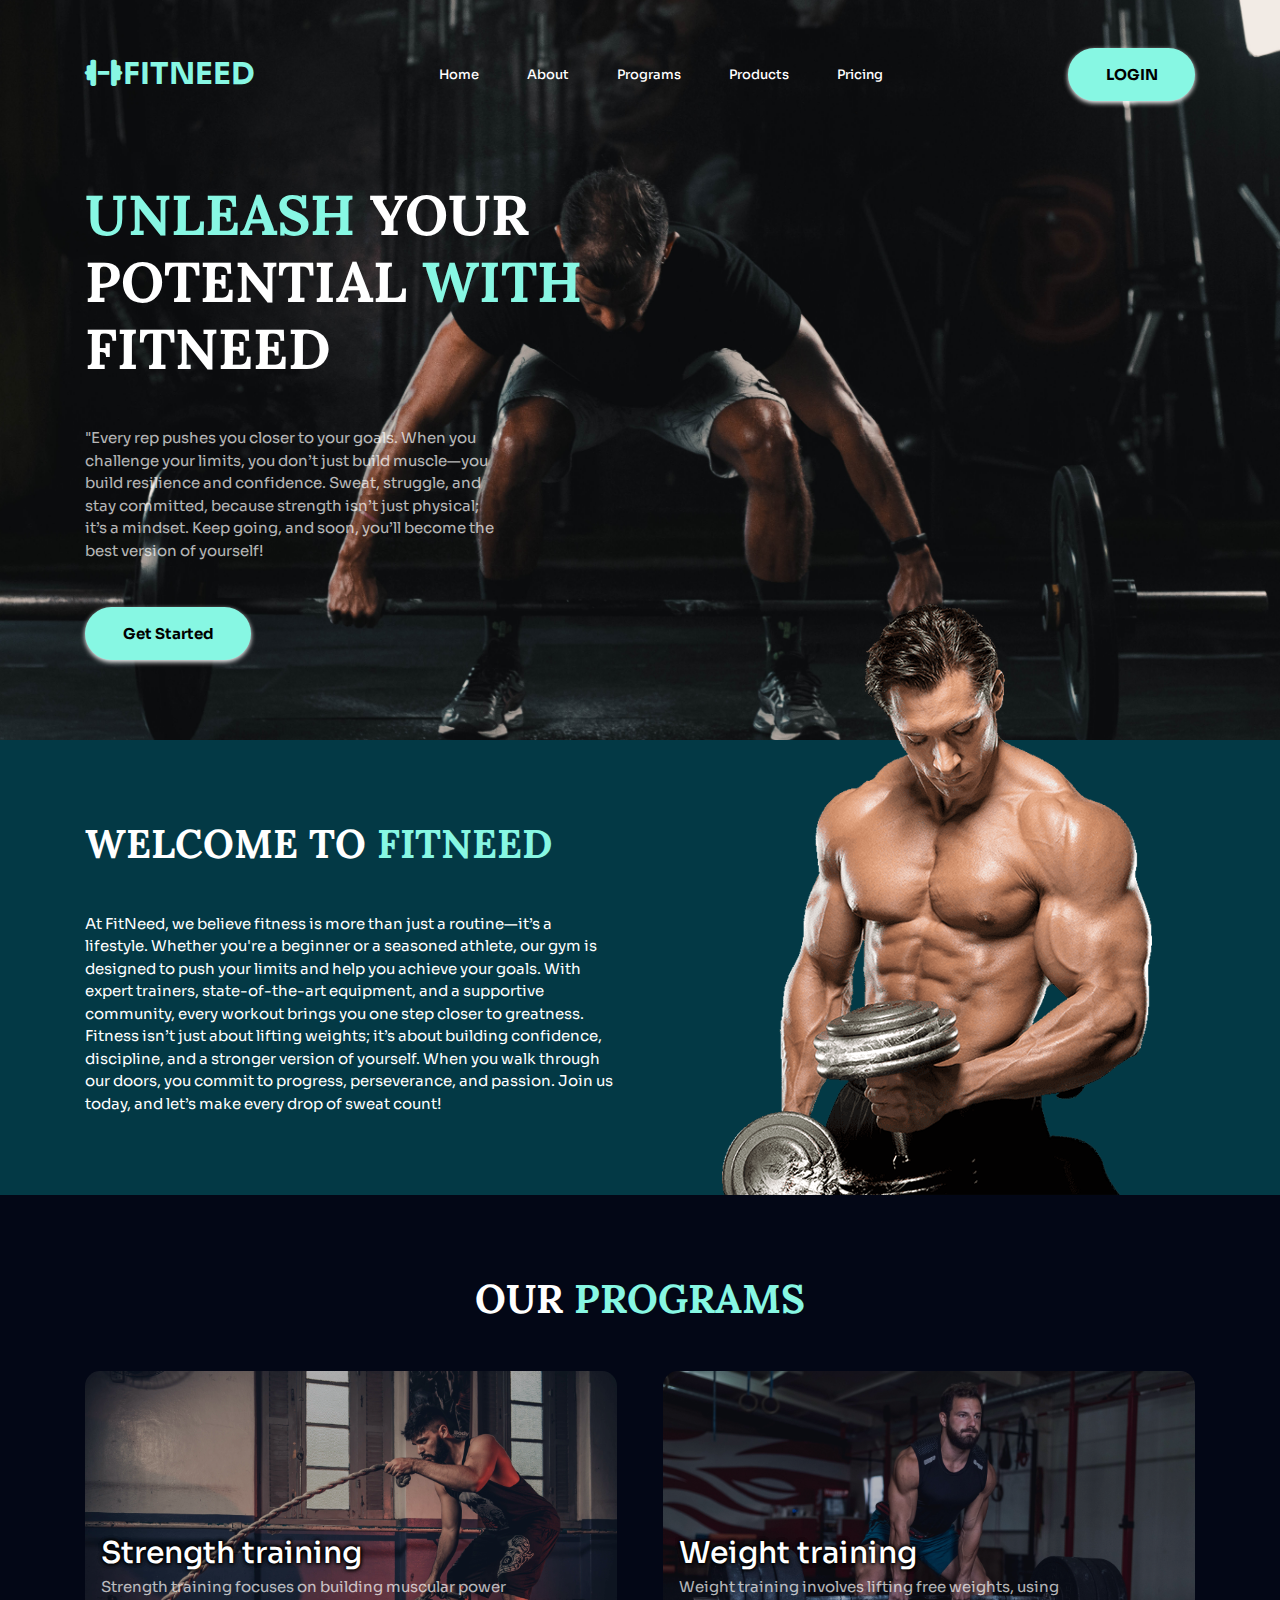
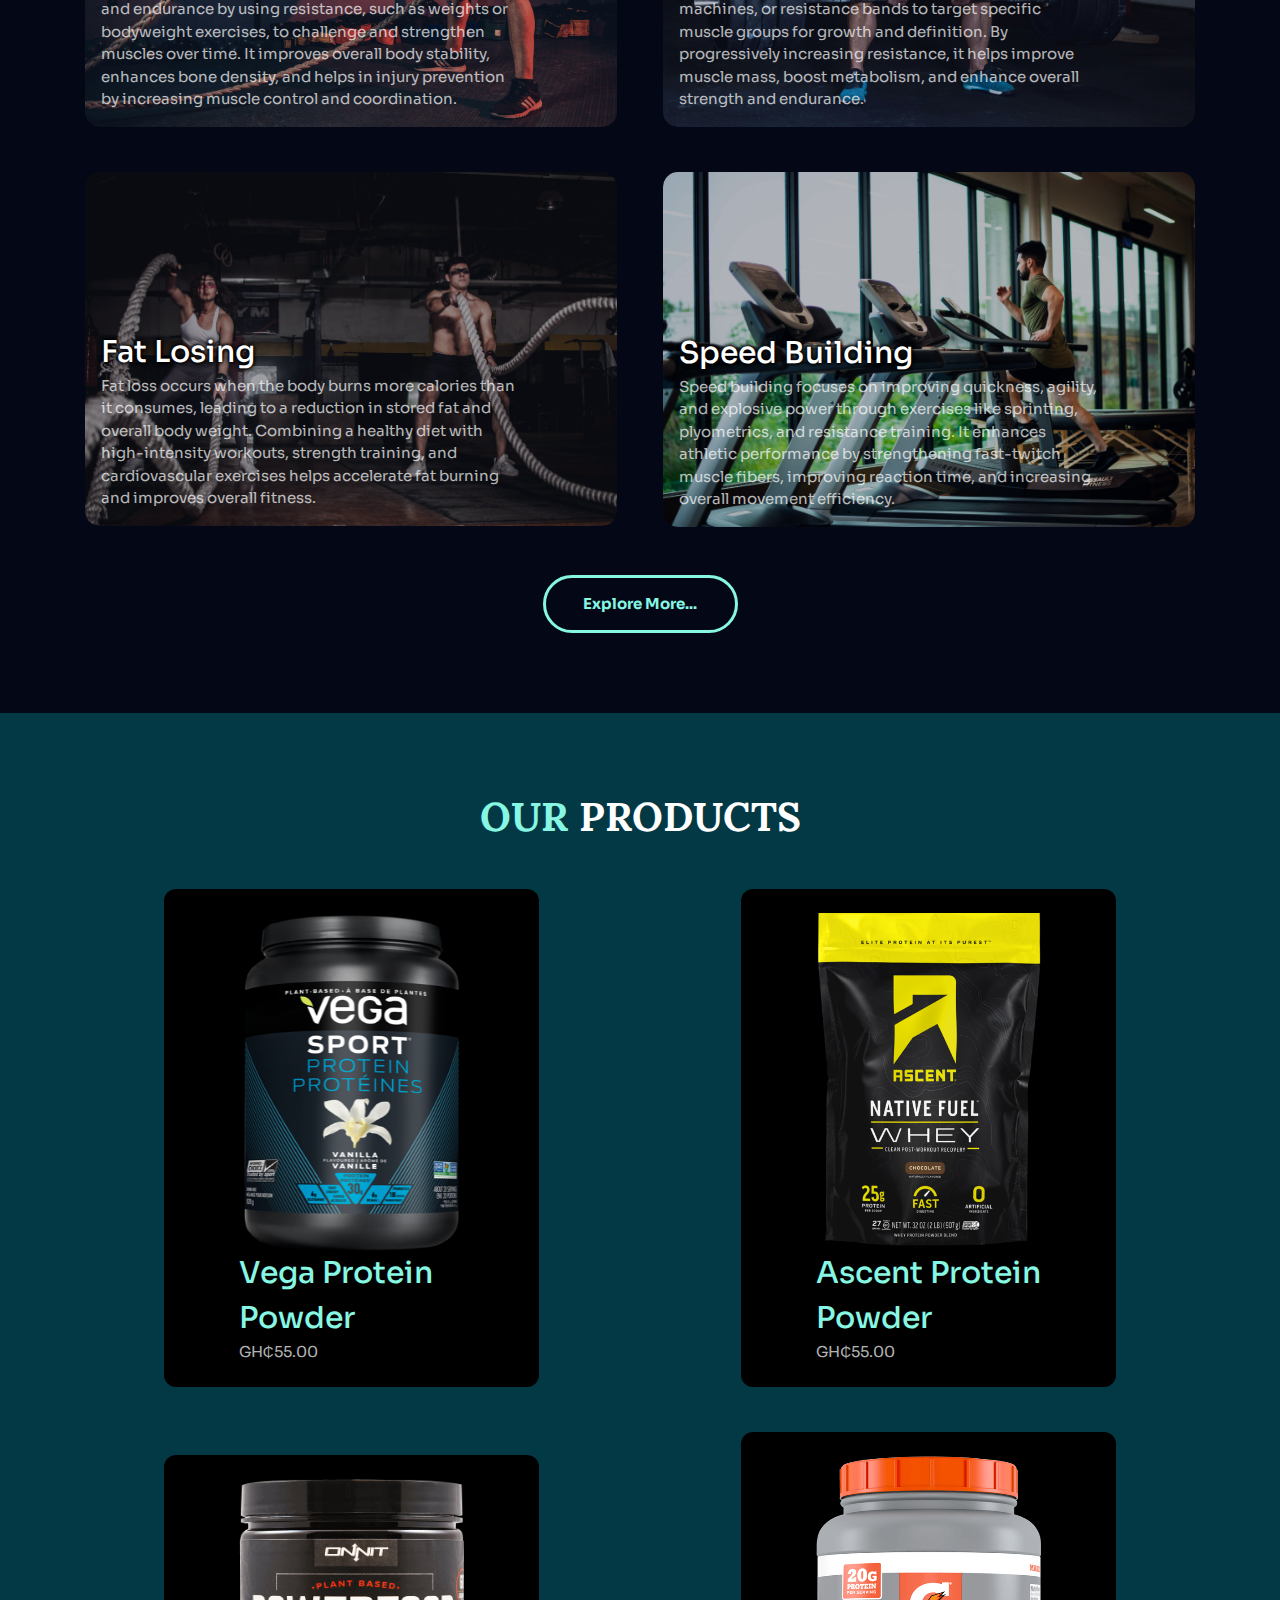
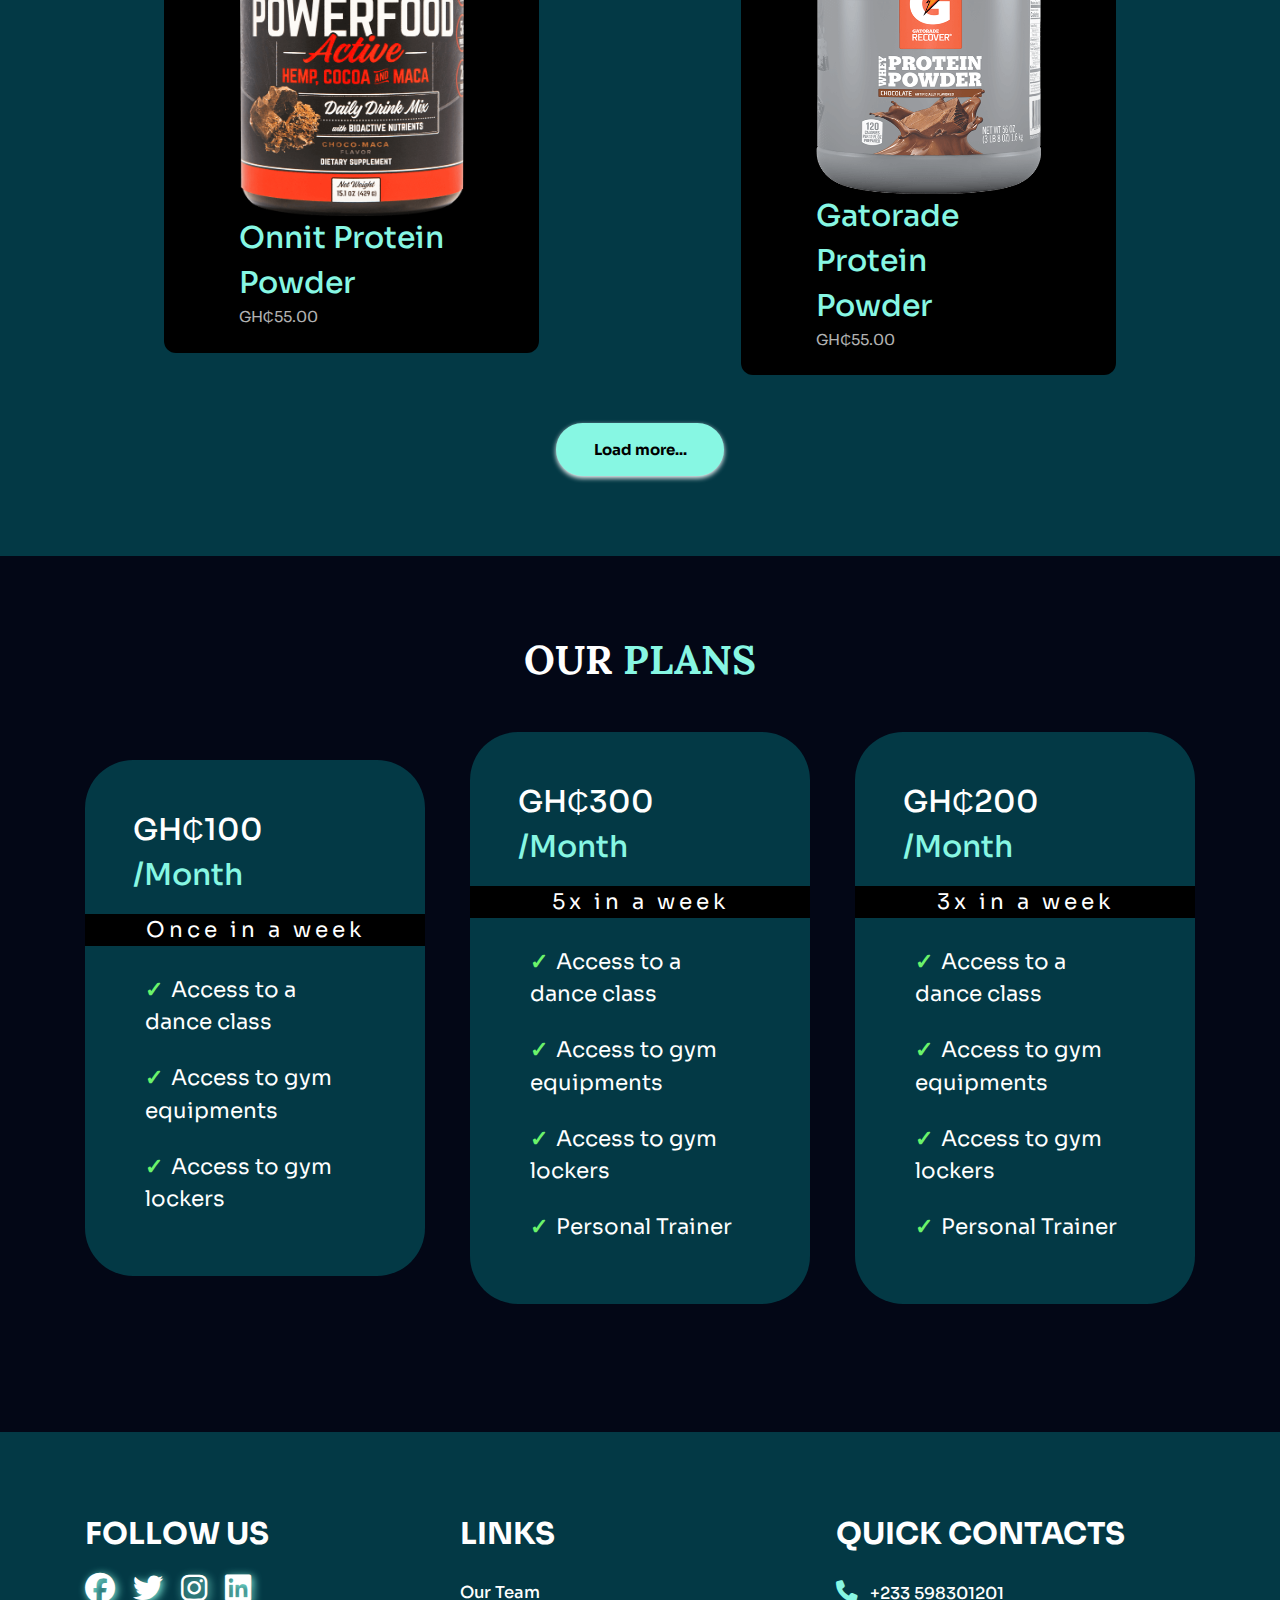
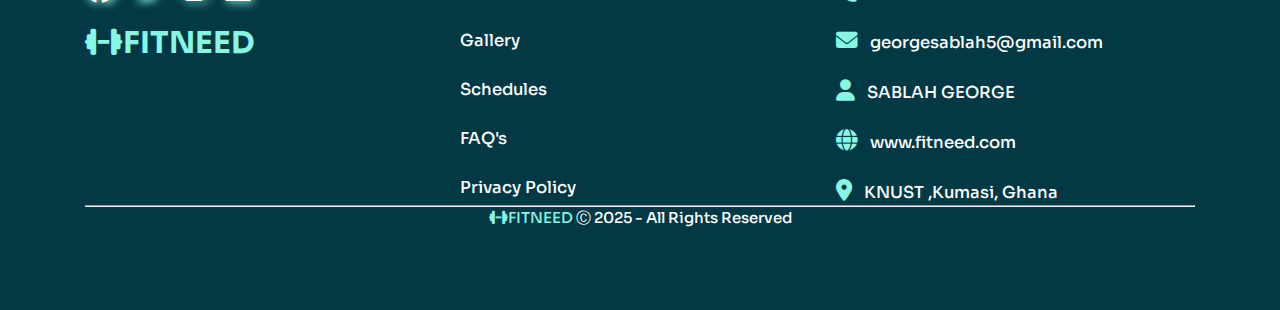
<file: index.html>
<!DOCTYPE html>
<html lang="en">

<head>
    <meta charset="UTF-8">
    <meta http-equiv="X-UA-Compatible" content="IE=edge">
    <meta name="viewport" content="width=device-width, initial-scale=1.0">
    <title>FITNEED- A GYM WEBSITE</title>
    <link rel="preconnect" href="https://fonts.googleapis.com">
    <link rel="preconnect" href="https://fonts.gstatic.com" crossorigin>
    <link
        href="https://fonts.googleapis.com/css2?family=Lora:wght@400;500;700&family=Sora:wght@400;500;700&display=swap"
        rel="stylesheet">
    <link rel="stylesheet" href="https://cdnjs.cloudflare.com/ajax/libs/font-awesome/6.2.0/css/all.min.css">
    <link rel="stylesheet" href="css/style.css">
</head>

<body>
    <main>

        <!-- HEADER -->


        <header class="primary-header">
            <div class="container">
                <div class="nav-wrapper">
                    <a class="logo">
                        <i class="fa-solid fa-dumbbell"></i>Fitneed</a>
                        <button class="mobile-nav-toggle" aria-controls="primary-navigation" aria-expanded="false">
                            <span class="fa-solid fa-bars" aria-hidden="true"></span>
                            <span class="visually-hidden">Menu</span>
                          </button>
                    <nav class="primary-navigation" id="primary-navigation">
                        <ul aria-label="Primary" role="list" class="nav-list">
                            <li><a href="">Home</a></li>
                            <li><a href="#about-section">About</a></li>
                            <li><a href="#programs-section">Programs</a></li>
                            <li><a href="#products-section">Products</a></li>
                            <li><a href="#pricing-section">Pricing</a></li>
                        </ul>
                    </nav>
                    <button class="btn | display-sm-none display-md-inline-flex" onclick="location.href='login.html'">LOGIN</button>
                </div>
            </div>
        </header>


        <!-- HERO-SECTION -->


        <section class="hero-section | padding-block-900">
            <div class="container">
                <div class="flow | text-center-sm-only">
                    <h1 class="fs-primary-heading fw-bold uppercase"><span class="special-text">Unleash</span>  your
                        potential <span class="special-text">with</span> Fitneed</h1>
                    <p>"Every rep pushes you closer to your goals.
                         When you challenge your limits, you don’t just build muscle—you build resilience and confidence.
                          Sweat, struggle, and stay committed, because strength isn’t just physical; it’s a mindset. Keep going, and soon, 
                          you’ll become the best version of yourself!</p>
                          <button class="btn" onclick="location.href='appointments.html'">Get Started</button>
                </div>
            </div>
        </section>
    </main>


    <!-- INTRODUCTION-SECTION -->
    <section class="introduction | padding-block-900 bg-secondary" id="about-section">
        <div class="container">
                <div class="flow introduction-content | text-center-sm-only">
                    <h2 class="fs-secondary-heading fw-bold uppercase">Welcome to <span class="special-text">Fitneed</span></h2>
                    <p data-width="wide" class="fs-500">At FitNeed, we believe fitness is more than just a routine—it’s a lifestyle. 
                        Whether you're a beginner or a seasoned athlete, our gym is designed to push your limits and help you achieve your goals. 
                        With expert trainers, state-of-the-art equipment, and a supportive community, every workout brings you one step closer to greatness. 
                        Fitness isn’t just about lifting weights; it’s about building confidence, discipline, and a stronger version of yourself. 
                        When you walk through our doors, you commit to progress, perseverance, and passion. 
                        Join us today, and let’s make every drop of sweat count! </p>
                    
                </div>
                <div class="introduction-img display-sm-none">
                    <img src="images/overlay1.png" alt="">
                </div>
        </div>
    </section>


    <!-- PROGRAMS SECTION -->
    <section class="programs | padding-block-900" id="programs-section">
        <div class="container">
            <h2 class="fs-secondary-heading fw-bold uppercase text-center">Our <span class="special-text">Programs</span></h2>
            <div class="items-wrapper | padding-block-700">
                <div class="program-item">
                    <img src="images/program-img1.jpg" alt="">
                    <div class="program-item-content">
                        <h3 class="fw-semi-bold fs-700 text-shadow-dark">Strength training</h3>
                        <p>Strength training focuses on building muscular power and endurance by using resistance, such as weights or bodyweight exercises, 
                            to challenge and strengthen muscles over time.
                             It improves overall body stability, enhances bone density, 
                             and helps in injury prevention by increasing muscle control and coordination.</p>
                    </div>
                </div>
                <div class="program-item">
                    <img src="images/program-img2.jpg" alt="">
                    <div class="program-item-content">
                        <h3 class="fw-semi-bold fs-700 text-shadow-dark">Weight training</h3>
                        <p>Weight training involves lifting free weights, using machines, or resistance bands to target specific muscle groups for growth
                             and definition. By progressively increasing resistance, it helps improve muscle mass, boost metabolism, and enhance 
                             overall strength and endurance.</p>
                    </div>
                </div>
                <div class="program-item">
                    <img src="images/program-img3.jpg" alt="">
                    <div class="program-item-content">
                        <h3 class="fw-semi-bold fs-700 text-shadow-dark">Fat Losing</h3>
                        <p>Fat loss occurs when the body burns more calories than it consumes, leading to a reduction in stored fat and overall body weight.
                             Combining a healthy diet with high-intensity workouts,
                             strength training, and cardiovascular exercises helps accelerate fat burning and improves overall fitness.</p>
                    </div>
                </div>
                <div class="program-item">
                    <img src="images/program-img4.jpg" alt="">
                    <div class="program-item-content">
                        <h3 class="fw-semi-bold fs-700 text-shadow-dark">Speed Building</h3>
                        <p>Speed building focuses on improving quickness, agility, and explosive power through exercises like sprinting, plyometrics, and resistance training. 
                            It enhances athletic performance by strengthening fast-twitch muscle fibers, 
                            improving reaction time, and increasing overall movement efficiency.</p>
                    </div>
                </div>
            </div>
            <button class="btn" onclick="location.href='programs.html'"data-type=btn-secondary>Explore More...</button>
        </div>
    </section>


    <!-- PRODUCTS SECTION -->
    <section class="products | padding-block-900 bg-secondary" id="products-section">
        <div class="container">
            <h2 class="fs-secondary-heading fw-bold uppercase text-center"><span class="special-text">Our</span> Products</h2>
            <div class="items-wrapper padding-block-700">
                <div class="product-item bg-dark">
                    <img src="images/product1.png" alt="">
                    <div class="product-item-content">
                        <h3 class="fw-semi-bold fs-700 special-text">Vega Protein Powder</h3>
                        <p>GH₵55.00</p>
                    </div>
                </div>
                <div class="product-item bg-dark">
                    <img src="images/product2.png" alt="">
                    <div class="product-item-content">
                        <h3 class="fw-semi-bold fs-700 special-text">Ascent Protein Powder</h3>
                        <p>GH₵55.00</p>
                    </div>
                </div>
                <div class="product-item bg-dark">
                    <img src="images/product3.png" alt="">
                    <div class="product-item-content">
                        <h3 class="fw-semi-bold fs-700 special-text">Onnit Protein Powder</h3>
                        <p>GH₵55.00</p>
                    </div>
                </div>
                <div class="product-item bg-dark">
                    <img src="images/product4.png" alt="">
                    <div class="product-item-content">
                        <h3 class="fw-semi-bold fs-700 special-text">Gatorade Protein Powder</h3>
                        <p>GH₵55.00</p>
                    </div>
                </div>
            </div>
            <button class="btn" onclick="location.href='products.html'" data-type="btn-center">Load more...</button>
        </div>
    </section>

    <!-- PRICING SECTION -->
    <section class="pricing | padding-block-900" id="pricing-section">
        <div class="container">
            <h2 class="fs-secondary-heading fw-bold uppercase text-center">Our <span class="special-text">PLANS</span></h2>
            <div class="plans padding-block-700 items-wrapper">
                <div class="plan-item bg-secondary">
                    <h4 class="fs-700 fw-semi-bold">GH₵100 <span class="special-text fs-200">/Month</span></h4>
                    <div class="offer-title">Once in a week</div>
                    <ul class="package-list">
                        <li>Access to a dance class</li>
                        <li>Access to gym equipments</li>
                        <li>Access to gym lockers</li>
                    </ul>

                </div>
                <div class="plan-item bg-secondary">
                    <h4 class="fs-700 fw-semi-bold">GH₵300 <span class="special-text fs-200">/Month</span></h4>
                    <div class="offer-title">5x in a week</div>
                    <ul class="package-list">
                        <li>Access to a dance class</li>
                        <li>Access to gym equipments</li>
                        <li>Access to gym lockers</li>
                        <li>Personal Trainer</li>

                    </ul>

                </div>
                <div class="plan-item bg-secondary">
                    <h4 class="fs-700 fw-semi-bold">GH₵200 <span class="special-text fs-200">/Month</span></h4>
                    <div class="offer-title">3x in a week</div>
                    <ul class="package-list">
                        <li>Access to a dance class</li>
                        <li>Access to gym equipments</li>
                        <li>Access to gym lockers</li>
                        <li>Personal Trainer</li>
                        
                    </ul>
                </div>
            </div>
        </div>
    </section>


    <!-- FOOTER -->
    <footer class="primary-footer | padding-block-900 bg-secondary">
        <div class="container">
            <div class="even-columns text-center-sm-only">
                <div>
                    <h4 class="fs-700 uppercase fw-bold">Follow us</h4>
                    <ul class="social-icons " role="list">
                        <li><a href=""><i class="fa-brands fa-facebook | text-white fs-700"></i></a></li>
                        <li><a href=""><i class="fa-brands fa-twitter | text-white fs-700"></i></a></li>
                        <li><a href=""><i class="fa-brands fa-instagram | text-white fs-700"></i></a></li>
                        <li><a href=""><i class="fa-brands fa-linkedin | text-white fs-700"></i></a></li>
                    </ul>
                    <a class="logo">
                        <i class="fa-solid fa-dumbbell"></i>Fitneed</a>
                </div>
                <div>
                    <h4 class="fs-700 uppercase fw-bold">Links</h4>
                    <ul role="list" class="primary-footer-links">
                        <li><a href="team.html">Our Team</a></li>
                        <li><a href="gallery.html">Gallery</a></li>
                        <li><a href="schedules.html">Schedules</a></li>
                        <li><a href="faq.html">FAQ's</a></li>
                        <li><a href="privacy-policy.html">Privacy Policy</a></li>
                    </ul>
                </div>
                <div>
                    <h4 class="fs-700 uppercase fw-bold">Quick Contacts</h4>
                    <ul role="list" class="contact-links">
                        <li><a href=""><i class="fa-solid fa-phone"></i>+233 598301201</a></li>
                        <li><a href=""><i class="fa-solid fa-envelope"></i></i>georgesablah5@gmail.com</a></li>
                        <li><a href=""><i class="fa-solid fa-user"></i>SABLAH GEORGE</a></li>
                        <li><a href=""><i class="fa-solid fa-globe"></i>www.fitneed.com</a></li>
                        <li><a href=""><i class="fa-solid fa-location-dot"></i>KNUST ,Kumasi, Ghana</a></li>
                    </ul>
                </div>
            </div>
            <hr>
            <h5 class="fs-500 fw-semi-bold text-center"><span class="special-text"><i
                        class="fa-solid fa-dumbbell"></i>FITNEED</span> Ⓒ 2025 - All Rights Reserved</h5>
        </div>


    </footer>



    <script src="js/script.js"></script>

</body>

</html>
</file>
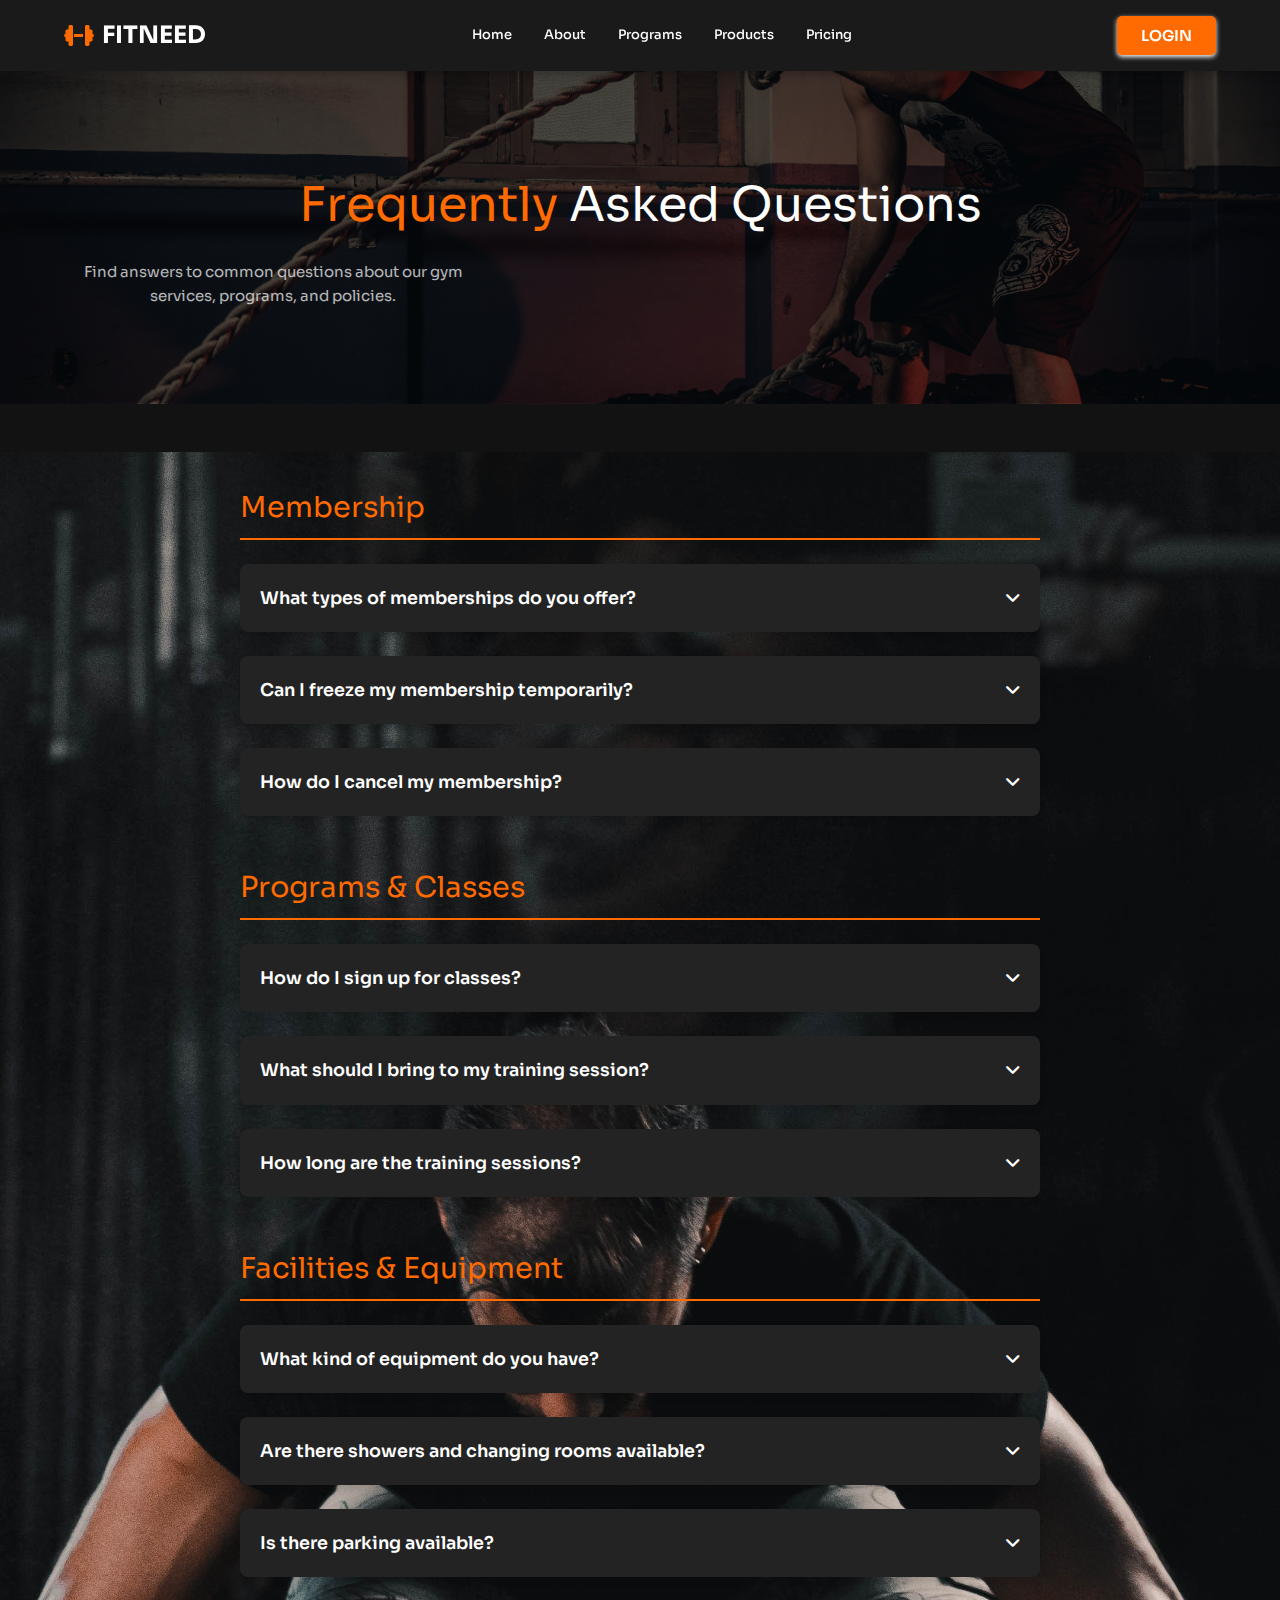
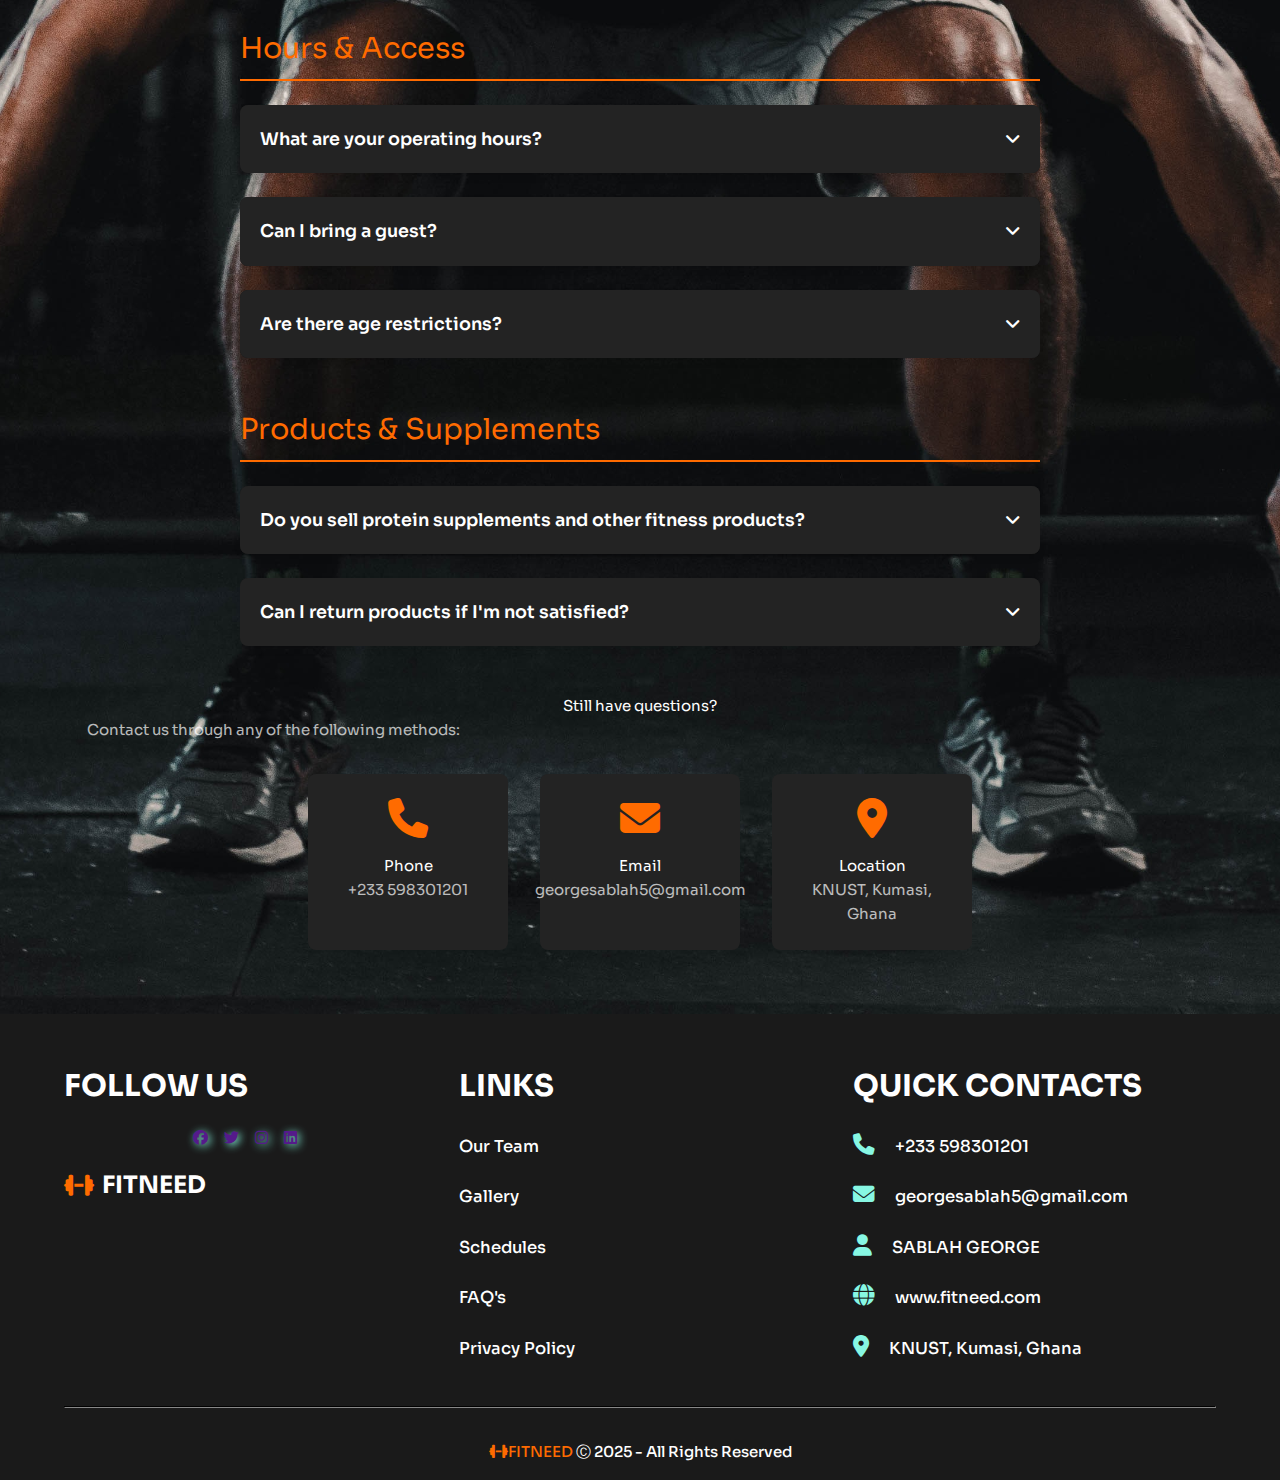
<file: faq.html>
<!DOCTYPE html>
<html lang="en">

<head>
    <meta charset="UTF-8">
    <meta http-equiv="X-UA-Compatible" content="IE=edge">
    <meta name="viewport" content="width=device-width, initial-scale=1.0">
    <title>FAQ - FITNEED GYM</title>
    <link rel="preconnect" href="https://fonts.googleapis.com">
    <link rel="preconnect" href="https://fonts.gstatic.com" crossorigin>
    <link
        href="https://fonts.googleapis.com/css2?family=Lora:wght@400;500;700&family=Sora:wght@400;500;700&display=swap"
        rel="stylesheet">
    <link rel="stylesheet" href="https://cdnjs.cloudflare.com/ajax/libs/font-awesome/6.2.0/css/all.min.css">
    <link rel="stylesheet" href="css/style.css">
    <style>
        :root {
            --special-color: #ff6b00;
        }

        body {
            font-family: 'Sora', sans-serif;
            line-height: 1.6;
            color: #fff;
            background-color: #121212;
            margin: 0;
        }

        .container {
            width: 90%;
            max-width: 1200px;
            margin: 0 auto;
        }

        /* Header Styles */
        .primary-header {
            background-color: #1a1a1a;
            padding: 1rem 0;
            box-shadow: 0 2px 10px rgba(0, 0, 0, 0.3);
            position: sticky;
            top: 0;
            z-index: 100;
        }

        .nav-wrapper {
            display: flex;
            justify-content: space-between;
            align-items: center;
        }

        .logo {
            font-size: 1.5rem;
            font-weight: 700;
            color: #fff;
            text-decoration: none;
            display: flex;
            align-items: center;
            gap: 0.5rem;
        }

        .fa-dumbbell {
            color: var(--special-color);
        }

        .nav-list {
            display: flex;
            gap: 2rem;
            list-style: none;
            margin: 0;
            padding: 0;
        }

        .nav-list a {
            color: #fff;
            text-decoration: none;
            font-weight: 500;
            transition: color 0.3s ease;
        }

        .nav-list a:hover {
            color: var(--special-color);
        }

        .btn {
            background-color: var(--special-color);
            color: #fff;
            border: none;
            padding: 0.75rem 1.5rem;
            border-radius: 5px;
            font-weight: 600;
            cursor: pointer;
            transition: background-color 0.3s ease;
        }

        .btn:hover {
            background-color: #ff8c3f;
        }

        .mobile-nav-toggle {
            display: none;
            background: transparent;
            border: none;
            color: #fff;
            font-size: 1.5rem;
            cursor: pointer;
        }

        .visually-hidden {
            position: absolute;
            width: 1px;
            height: 1px;
            padding: 0;
            margin: -1px;
            overflow: hidden;
            clip: rect(0, 0, 0, 0);
            border: 0;
        }

        /* FAQ Styles */
        .faq-hero {
            background-image: linear-gradient(rgba(0, 0, 0, 0.7), rgba(0, 0, 0, 0.7)), url('images/program-img1.jpg');
            background-size: cover;
            background-position: center;
            padding: 6rem 0;
            text-align: center;
            margin-bottom: 3rem;
        }

        .faq-hero h1 {
            font-size: 3rem;
            margin-bottom: 1rem;
        }

        .special-text {
            color: var(--special-color);
        }

        .faq-section {
            padding: 2rem 0 4rem;
        }

        .faq-container {
            max-width: 800px;
            margin: 0 auto;
        }

        .faq-category {
            margin-bottom: 3rem;
        }

        .category-title {
            font-size: 1.8rem;
            color: var(--special-color);
            margin-bottom: 1.5rem;
            border-bottom: 2px solid var(--special-color);
            padding-bottom: 0.5rem;
        }

        .faq-item {
            margin-bottom: 1.5rem;
            background-color: #1a1a1a;
            border-radius: 8px;
            overflow: hidden;
            box-shadow: 0 4px 6px rgba(0, 0, 0, 0.1);
            transition: all 0.3s ease;
        }

        .faq-item:hover {
            transform: translateY(-3px);
            box-shadow: 0 6px 12px rgba(0, 0, 0, 0.2);
        }

        .faq-question {
            background-color: #232323;
            padding: 1.25rem;
            font-weight: 600;
            font-size: 1.1rem;
            cursor: pointer;
            display: flex;
            justify-content: space-between;
            align-items: center;
        }

        .faq-question:after {
            content: '\f107';
            font-family: 'Font Awesome 6 Free';
            font-weight: 900;
            transition: transform 0.3s ease;
        }

        .faq-item.active .faq-question:after {
            transform: rotate(180deg);
        }

        .faq-answer {
            padding: 0;
            max-height: 0;
            overflow: hidden;
            transition: all 0.3s ease;
        }

        .faq-item.active .faq-answer {
            padding: 1.25rem;
            max-height: 1000px;
        }

        .faq-bottom {
            text-align: center;
            margin-top: 3rem;
        }

        .contact-info {
            display: flex;
            justify-content: center;
            flex-wrap: wrap;
            gap: 2rem;
            margin-top: 2rem;
        }

        .contact-card {
            background-color: #232323;
            padding: 1.5rem;
            border-radius: 8px;
            width: 200px;
            display: flex;
            flex-direction: column;
            align-items: center;
            text-align: center;
            transition: transform 0.3s ease;
        }

        .contact-card:hover {
            transform: translateY(-5px);
        }

        .contact-card i {
            font-size: 2.5rem;
            color: var(--special-color);
            margin-bottom: 1rem;
        }

        /* Footer Styles */
        .primary-footer {
            background-color: #1a1a1a;
            padding: 3rem 0 1rem;
        }

        .even-columns {
            display: grid;
            grid-template-columns: repeat(3, 1fr);
            gap: 2rem;
        }

        .social-icons {
            display: flex;
            justify-content: center;
            gap: 1rem;
            list-style: none;
            padding: 0;
            margin: 1rem 0;
        }

        .primary-footer-links,
        .contact-links {
            list-style: none;
            padding: 0;
        }

        .primary-footer-links li,
        .contact-links li {
            margin-bottom: 0.75rem;
        }

        .primary-footer-links a,
        .contact-links a {
            color: #fff;
            text-decoration: none;
            transition: color 0.3s ease;
        }

        .primary-footer-links a:hover,
        .contact-links a:hover {
            color: var(--special-color);
        }

        .contact-links i {
            margin-right: 0.5rem;
            color: var(--special-color);
        }

        hr {
            border-color: #333;
            margin: 2rem 0;
        }

        /* Responsive Styles */
        @media (max-width: 992px) {
            .even-columns {
                grid-template-columns: 1fr 1fr;
            }
        }

        @media (max-width: 768px) {
            .nav-list {
                position: fixed;
                z-index: 1000;
                inset: 0 0 0 30%;
                flex-direction: column;
                padding: min(30vh, 10rem) 2rem;
                background: rgba(0, 0, 0, 0.9);
                backdrop-filter: blur(1rem);
                transform: translateX(100%);
                transition: transform 350ms ease-out;
            }

            .nav-list[data-visible="true"] {
                transform: translateX(0);
            }

            .mobile-nav-toggle {
                display: block;
                z-index: 9999;
            }

            .display-sm-none {
                display: none;
            }

            .text-center-sm-only {
                text-align: center;
            }

            .even-columns {
                grid-template-columns: 1fr;
            }

            .faq-hero h1 {
                font-size: 2.5rem;
            }
        }
    </style>
</head>

<body>
    <header class="primary-header">
        <div class="container">
            <div class="nav-wrapper">
                <a class="logo" href="index.html">
                    <i class="fa-solid fa-dumbbell"></i>Fitneed</a>
                <button class="mobile-nav-toggle" aria-controls="primary-navigation" aria-expanded="false">
                    <span class="fa-solid fa-bars" aria-hidden="true"></span>
                    <span class="visually-hidden">Menu</span>
                </button>
                <nav class="primary-navigation" id="primary-navigation">
                    <ul aria-label="Primary" role="list" class="nav-list">
                        <li><a href="index.html">Home</a></li>
                        <li><a href="index.html#about-section">About</a></li>
                        <li><a href="index.html#programs-section">Programs</a></li>
                        <li><a href="index.html#products-section">Products</a></li>
                        <li><a href="index.html#pricing-section">Pricing</a></li>
                    </ul>
                </nav>
                <button class="btn | display-sm-none" onclick="location.href='login.html'">LOGIN</button>
            </div>
        </div>
    </header>

    <div class="faq-hero">
        <div class="container">
            <h1><span class="special-text">Frequently</span> Asked Questions</h1>
            <p>Find answers to common questions about our gym services, programs, and policies.</p>
        </div>
    </div>

    <main class="faq-section">
        <div class="container">
            <div class="faq-container">
                <div class="faq-category">
                    <h2 class="category-title">Membership</h2>
                    <div class="faq-item">
                        <div class="faq-question">What types of memberships do you offer?</div>
                        <div class="faq-answer">
                            <p>We offer three main membership plans:</p>
                            <ul>
                                <li><strong>Basic Plan (GH₵100/month)</strong>: Access once per week</li>
                                <li><strong>Standard Plan (GH₵200/month)</strong>: Access three times per week</li>
                                <li><strong>Premium Plan (GH₵300/month)</strong>: Access five times per week</li>
                            </ul>
                            <p>All plans include access to our dance classes, gym equipment, and lockers. The Standard and Premium plans also include a personal trainer.</p>
                        </div>
                    </div>
                    <div class="faq-item">
                        <div class="faq-question">Can I freeze my membership temporarily?</div>
                        <div class="faq-answer">
                            <p>Yes, you can freeze your membership for up to 60 days per calendar year. There is a small administrative fee of GH₵25 for each freeze request. To freeze your membership, please contact our front desk staff or send an email to membership@fitneed.com at least 7 days before the requested freeze date.</p>
                        </div>
                    </div>
                    <div class="faq-item">
                        <div class="faq-question">How do I cancel my membership?</div>
                        <div class="faq-answer">
                            <p>To cancel your membership, please visit our front desk in person or send an email to membership@fitneed.com. We require a 30-day notice for all cancellations. Any unused prepaid membership fees will be refunded on a prorated basis. Please note that there may be a cancellation fee if you're within a contract period.</p>
                        </div>
                    </div>
                </div>

                <div class="faq-category">
                    <h2 class="category-title">Programs & Classes</h2>
                    <div class="faq-item">
                        <div class="faq-question">How do I sign up for classes?</div>
                        <div class="faq-answer">
                            <p>You can sign up for classes through our website, mobile app, or at the front desk. We recommend booking at least 24 hours in advance as classes can fill up quickly. You can book classes up to 7 days in advance. If you need to cancel, please do so at least 2 hours before the class starts to avoid a no-show fee.</p>
                        </div>
                    </div>
                    <div class="faq-item">
                        <div class="faq-question">What should I bring to my training session?</div>
                        <div class="faq-answer">
                            <p>For your training session, please bring:</p>
                            <ul>
                                <li>Comfortable workout clothes</li>
                                <li>Athletic shoes</li>
                                <li>Water bottle</li>
                                <li>Small towel</li>
                                <li>Any specific equipment your trainer has requested</li>
                            </ul>
                            <p>We provide lockers for your belongings, but please bring your own lock.</p>
                        </div>
                    </div>
                    <div class="faq-item">
                        <div class="faq-question">How long are the training sessions?</div>
                        <div class="faq-answer">
                            <p>Our standard training sessions are 60 minutes long. This includes a 5-minute warm-up, 50 minutes of exercise, and a 5-minute cool-down. We also offer 30-minute express sessions and 90-minute extended sessions for those who need more time. Please discuss your specific needs with your trainer.</p>
                        </div></div>
                    </div>
    
                    <div class="faq-category">
                        <h2 class="category-title">Facilities & Equipment</h2>
                        <div class="faq-item">
                            <div class="faq-question">What kind of equipment do you have?</div>
                            <div class="faq-answer">
                                <p>Our gym is equipped with state-of-the-art fitness equipment including:</p>
                                <ul>
                                    <li>Cardio machines (treadmills, ellipticals, stationary bikes, rowing machines)</li>
                                    <li>Free weights (dumbbells ranging from 2-50kg, barbells, weight plates)</li>
                                    <li>Resistance machines targeting all major muscle groups</li>
                                    <li>Functional training area with kettlebells, medicine balls, battle ropes, and TRX systems</li>
                                    <li>Dedicated stretching and mobility area</li>
                                    <li>Group exercise studio with spin bikes</li>
                                </ul>
                            </div>
                        </div>
                        <div class="faq-item">
                            <div class="faq-question">Are there showers and changing rooms available?</div>
                            <div class="faq-answer">
                                <p>Yes, we provide clean and spacious changing rooms with showers, toilets, and lockers. Amenities like soap and hair dryers are available for your convenience. Please bring your own towel and lock for the lockers. For premium members, we offer towel service and premium grooming products.</p>
                            </div>
                        </div>
                        <div class="faq-item">
                            <div class="faq-question">Is there parking available?</div>
                            <div class="faq-answer">
                                <p>Yes, we have a dedicated parking area for members with 50 parking spaces available on a first-come, first-served basis. Parking is free for members during their workout sessions (up to 2 hours). Please display your membership card on your dashboard. Additional parking is available in the nearby public parking lot for a small fee.</p>
                            </div>
                        </div>
                    </div>
    
                    <div class="faq-category">
                        <h2 class="category-title">Hours & Access</h2>
                        <div class="faq-item">
                            <div class="faq-question">What are your operating hours?</div>
                            <div class="faq-answer">
                                <p>Our gym operates with the following hours:</p>
                                <ul>
                                    <li>Monday to Friday: 5:00 AM - 11:00 PM</li>
                                    <li>Saturday: 6:00 AM - 9:00 PM</li>
                                    <li>Sunday: 7:00 AM - 8:00 PM</li>
                                </ul>
                                <p>Please note that we operate with reduced hours during public holidays. These special hours will be posted on our website and at the gym entrance in advance.</p>
                            </div>
                        </div>
                        <div class="faq-item">
                            <div class="faq-question">Can I bring a guest?</div>
                            <div class="faq-answer">
                                <p>Yes, members are welcome to bring guests. Each member is allowed up to 3 guest passes per month. Guest passes cost GH₵20 per visit and require the member to be present during the guest's workout. All guests must sign a waiver form before using the facilities. If your guest decides to join within 7 days of their visit, the guest fee will be applied toward their membership.</p>
                            </div>
                        </div>
                        <div class="faq-item">
                            <div class="faq-question">Are there age restrictions?</div>
                            <div class="faq-answer">
                                <p>Members must be at least 16 years of age to use the gym independently. Teenagers aged 16-17 require parental consent. We offer special family memberships that include supervised fitness activities for children aged 12-15 during designated hours. Children under 12 are not permitted in the workout areas but may attend specific kids' fitness classes when available.</p>
                            </div>
                        </div>
                    </div>
    
                    <div class="faq-category">
                        <h2 class="category-title">Products & Supplements</h2>
                        <div class="faq-item">
                            <div class="faq-question">Do you sell protein supplements and other fitness products?</div>
                            <div class="faq-answer">
                                <p>Yes, we have a variety of fitness products available for purchase at our front desk, including:</p>
                                <ul>
                                    <li>Protein powders and ready-to-drink protein shakes</li>
                                    <li>Pre-workout supplements</li>
                                    <li>BCAAs and recovery supplements</li>
                                    <li>Energy and protein bars</li>
                                    <li>Gym accessories (gloves, straps, belts)</li>
                                    <li>Branded workout apparel</li>
                                </ul>
                                <p>Members receive a 10% discount on all product purchases.</p>
                            </div>
                        </div>
                        <div class="faq-item">
                            <div class="faq-question">Can I return products if I'm not satisfied?</div>
                            <div class="faq-answer">
                                <p>We accept returns of unopened products within 14 days of purchase with a receipt. For opened supplements, we can only offer an exchange if there was a defect with the product. Apparel and accessories can be returned within 7 days if unused and with tags still attached. All refunds will be processed in the original form of payment.</p>
                            </div>
                        </div>
                    </div>
                </div>
    
                <div class="faq-bottom">
                    <h3>Still have questions?</h3>
                    <p>Contact us through any of the following methods:</p>
                    <div class="contact-info">
                        <div class="contact-card">
                            <i class="fa-solid fa-phone"></i>
                            <h4>Phone</h4>
                            <p>+233 598301201</p>
                        </div>
                        <div class="contact-card">
                            <i class="fa-solid fa-envelope"></i>
                            <h4>Email</h4>
                            <p>georgesablah5@gmail.com</p>
                        </div>
                        <div class="contact-card">
                            <i class="fa-solid fa-location-dot"></i>
                            <h4>Location</h4>
                            <p>KNUST, Kumasi, Ghana</p>
                        </div>
                    </div>
                </div>
            </div>
        </main>
    
        <footer class="primary-footer">
            <div class="container">
                <div class="even-columns text-center-sm-only">
                    <div>
                        <h4 class="fs-700 uppercase fw-bold">Follow us</h4>
                        <ul class="social-icons" role="list">
                            <li><a href=""><i class="fa-brands fa-facebook"></i></a></li>
                            <li><a href=""><i class="fa-brands fa-twitter"></i></a></li>
                            <li><a href=""><i class="fa-brands fa-instagram"></i></a></li>
                            <li><a href=""><i class="fa-brands fa-linkedin"></i></a></li>
                        </ul>
                        <a class="logo">
                            <i class="fa-solid fa-dumbbell"></i>Fitneed</a>
                    </div>
                    <div>
                        <h4 class="fs-700 uppercase fw-bold">Links</h4>
                        <ul role="list" class="primary-footer-links">
                            <li><a href="team.html">Our Team</a></li>
                            <li><a href="gallery.html">Gallery</a></li>
                            <li><a href="schedules.html">Schedules</a></li>
                            <li><a href="faq.html">FAQ's</a></li>
                            <li><a href="privacy-policy.html">Privacy Policy</a></li>
                        </ul>
                    </div>
                    <div>
                        <h4 class="fs-700 uppercase fw-bold">Quick Contacts</h4>
                        <ul role="list" class="contact-links">
                            <li><a href=""><i class="fa-solid fa-phone"></i>+233 598301201</a></li>
                            <li><a href=""><i class="fa-solid fa-envelope"></i>georgesablah5@gmail.com</a></li>
                            <li><a href=""><i class="fa-solid fa-user"></i>SABLAH GEORGE</a></li>
                            <li><a href=""><i class="fa-solid fa-globe"></i>www.fitneed.com</a></li>
                            <li><a href=""><i class="fa-solid fa-location-dot"></i>KNUST, Kumasi, Ghana</a></li>
                        </ul>
                    </div>
                </div>
                <hr>
                <h5 class="fs-500 fw-semi-bold text-center"><span class="special-text"><i
                            class="fa-solid fa-dumbbell"></i>FITNEED</span> Ⓒ 2025 - All Rights Reserved</h5>
            </div>
        </footer>
    
        <script>
            // Mobile navigation toggle
            const navToggle = document.querySelector('.mobile-nav-toggle');
            const primaryNav = document.querySelector('.primary-navigation');
    
            navToggle.addEventListener('click', () => {
                const visibility = primaryNav.getAttribute('data-visible');
                if (visibility === "true") {
                    primaryNav.setAttribute('data-visible', false);
                    navToggle.setAttribute('aria-expanded', false);
                } else {
                    primaryNav.setAttribute('data-visible', true);
                    navToggle.setAttribute('aria-expanded', true);
                }
            });
    
            // FAQ accordion functionality
            const faqItems = document.querySelectorAll('.faq-item');
    
            faqItems.forEach(item => {
                const question = item.querySelector('.faq-question');
                
                question.addEventListener('click', () => {
                    // Close all other items
                    faqItems.forEach(otherItem => {
                        if (otherItem !== item && otherItem.classList.contains('active')) {
                            otherItem.classList.remove('active');
                        }
                    });
                    
                    // Toggle current item
                    item.classList.toggle('active');
                });
            });
        </script>
    </body>
    
    </html>
</file>
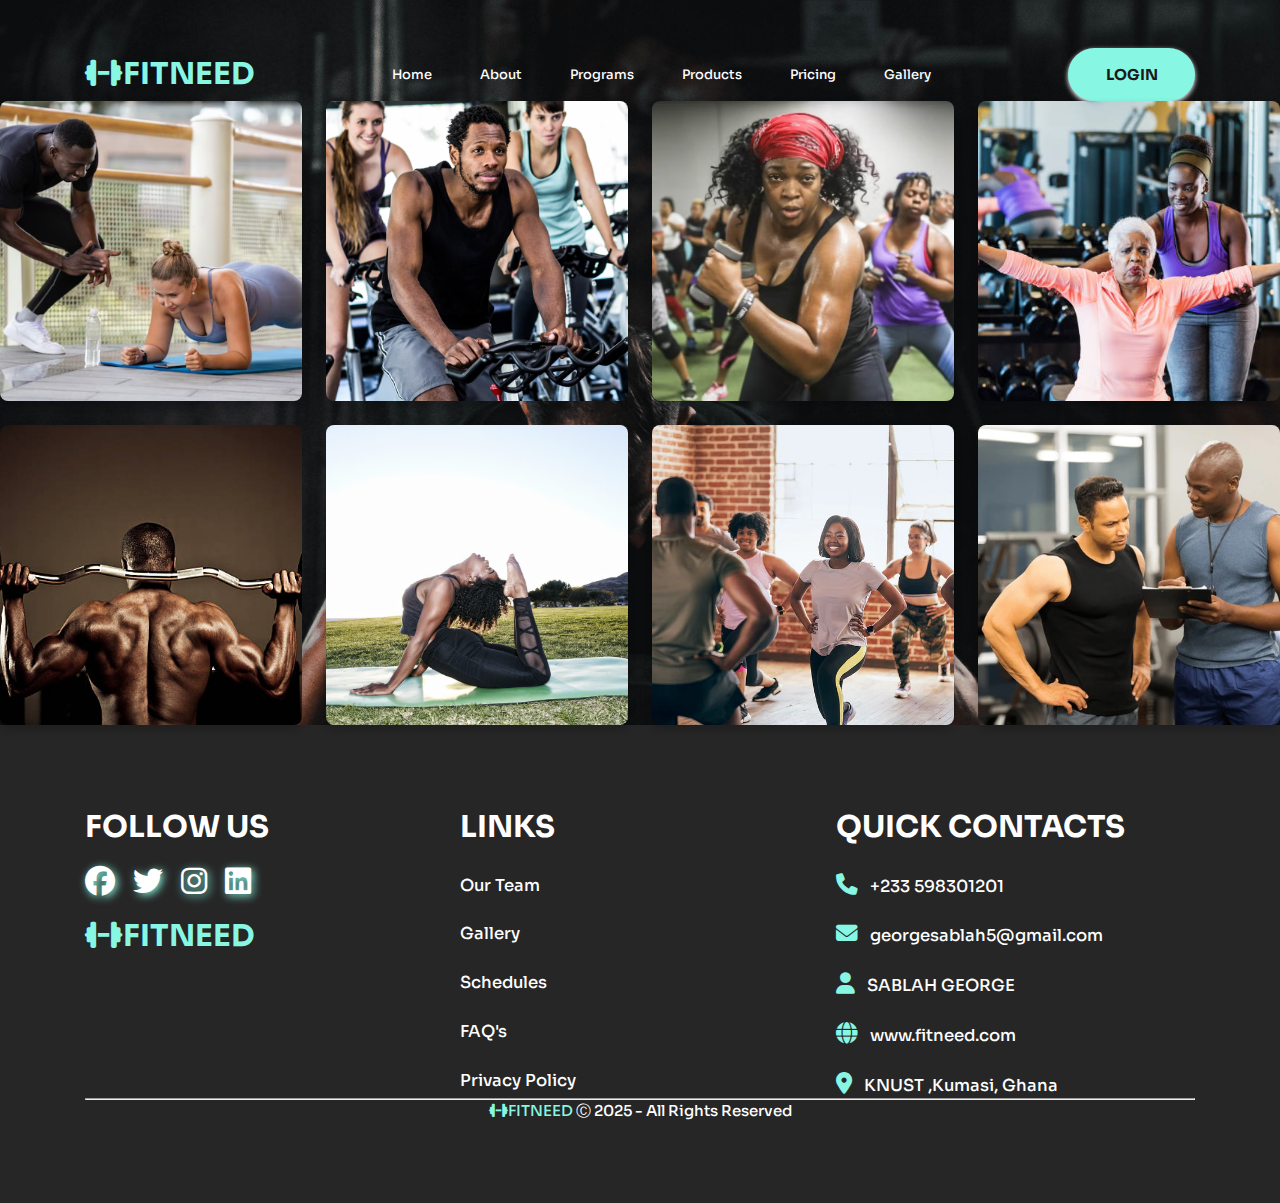
<file: gallery.html>
<!DOCTYPE html>
<html lang="en">

<head>
    <meta charset="UTF-8">
    <meta http-equiv="X-UA-Compatible" content="IE=edge">
    <meta name="viewport" content="width=device-width, initial-scale=1.0">
    <title>FITNEED - Gallery</title>
    <link rel="preconnect" href="https://fonts.googleapis.com">
    <link rel="preconnect" href="https://fonts.gstatic.com" crossorigin>
    <link
        href="https://fonts.googleapis.com/css2?family=Lora:wght@400;500;700&family=Sora:wght@400;500;700&display=swap"
        rel="stylesheet">
    <link rel="stylesheet" href="https://cdnjs.cloudflare.com/ajax/libs/font-awesome/6.2.0/css/all.min.css">
    <link rel="stylesheet" href="css/style.css">
    <style>
        /* Gallery Specific Styles */
        .gallery-hero {
            background-image: linear-gradient(rgba(0, 0, 0, 0.7), rgba(0, 0, 0, 0.7)), url('images/gallery-hero.jpg');
            background-size: cover;
            background-position: center;
            padding: 8rem 0;
            text-align: center;
            color: white;
        }

        .gallery-container {
            padding: 4rem 0;
        }

        .gallery-filters {
            display: flex;
            justify-content: center;
            flex-wrap: wrap;
            gap: 1rem;
            margin-bottom: 2rem;
        }

        .filter-btn {
            background: var(--clr-secondary);
            color: white;
            border: none;
            padding: 0.75rem 1.5rem;
            border-radius: 30px;
            font-weight: 600;
            cursor: pointer;
            transition: all 0.3s ease;
        }

        .filter-btn:hover, .filter-btn.active {
            background: var(--clr-accent);
            transform: translateY(-3px);
        }

        .gallery-grid {
            display: grid;
            grid-template-columns: repeat(1, 1fr);
            gap: 1.5rem;
        }

        @media (min-width: 600px) {
            .gallery-grid {
                grid-template-columns: repeat(2, 1fr);
            }
        }

        @media (min-width: 900px) {
            .gallery-grid {
                grid-template-columns: repeat(3, 1fr);
            }
        }

        @media (min-width: 1200px) {
            .gallery-grid {
                grid-template-columns: repeat(4, 1fr);
            }
        }

        .gallery-item {
            position: relative;
            overflow: hidden;
            border-radius: 8px;
            box-shadow: 0 4px 8px rgba(0, 0, 0, 0.2);
            transition: transform 0.3s ease;
        }

        .gallery-item:hover {
            transform: scale(1.03);
        }

        .gallery-item img {
            width: 100%;
            height: 300px;
            object-fit: cover;
            display: block;
        }

        .gallery-item-overlay {
            position: absolute;
            bottom: 0;
            left: 0;
            right: 0;
            background: linear-gradient(transparent, rgba(0, 0, 0, 0.8));
            padding: 1.5rem;
            color: white;
            transform: translateY(100%);
            transition: transform 0.3s ease;
        }

        .gallery-item:hover .gallery-item-overlay {
            transform: translateY(0);
        }

        .gallery-pagination {
            display: flex;
            justify-content: center;
            gap: 0.5rem;
            margin-top: 3rem;
        }

        .page-btn {
            width: 40px;
            height: 40px;
            border-radius: 50%;
            display: flex;
            align-items: center;
            justify-content: center;
            background: var(--clr-secondary);
            color: white;
            border: none;
            cursor: pointer;
            transition: all 0.3s ease;
        }

        .page-btn:hover, .page-btn.active {
            background: var(--clr-accent);
        }

        .testimonial-section {
            background: var(--clr-secondary);
            padding: 4rem 0;
            margin-top: 4rem;
        }

        .testimonial-card {
            background: var(--clr-dark);
            padding: 2rem;
            border-radius: 8px;
            text-align: center;
            margin: 0 auto;
            max-width: 800px;
        }

        .testimonial-card img {
            width: 80px;
            height: 80px;
            border-radius: 50%;
            object-fit: cover;
            margin: 0 auto 1rem;
            border: 3px solid var(--clr-accent);
        }

        .quote-icon {
            color: var(--clr-accent);
            font-size: 2rem;
            margin-bottom: 1rem;
        }

        /* Ensure these variables match your main site */
        :root {
            --clr-accent: #f5634b;
            --clr-secondary: #262626;
            --clr-dark: #1a1a1a;
        }
    </style>
</head>

<body>
    <main>
        <!-- HEADER -->
        <header class="primary-header">
            <div class="container">
                <div class="nav-wrapper">
                    <a class="logo">
                        <i class="fa-solid fa-dumbbell"></i>Fitneed</a>
                    <button class="mobile-nav-toggle" aria-controls="primary-navigation" aria-expanded="false">
                        <span class="fa-solid fa-bars" aria-hidden="true"></span>
                        <span class="visually-hidden">Menu</span>
                    </button>
                    <nav class="primary-navigation" id="primary-navigation">
                        <ul aria-label="Primary" role="list" class="nav-list">
                            <li><a href="index.html">Home</a></li>
                            <li><a href="index.html#about-section">About</a></li>
                            <li><a href="index.html#programs-section">Programs</a></li>
                            <li><a href="index.html#products-section">Products</a></li>
                            <li><a href="index.html#pricing-section">Pricing</a></li>
                            <li><a href="gallery.html" class="active">Gallery</a></li>
                        </ul>
                    </nav>
                    <button class="btn | display-sm-none display-md-inline-flex" onclick="location.href='login.html'">LOGIN</button>
                </div>
            </div>
        </header>



                <div class="gallery-grid">
                    <!-- Gallery Item 1 -->
                    <div class="gallery-item">
                        <img src="images/strength.png" alt="Strength Training Session">
                        <div class="gallery-item-overlay">
                            <h3 class="fw-semi-bold">Strength Training</h3>
                            <p>Our members pushing their limits with professional guidance</p>
                        </div>
                    </div>

                    <!-- Gallery Item 2 -->
                    <div class="gallery-item">
                        <img src="images/cardio.png" alt="Cardio Section">
                        <div class="gallery-item-overlay">
                            <h3 class="fw-semi-bold">Cardio Zone</h3>
                            <p>State-of-the-art cardio equipment for optimal fat burning</p>
                        </div>
                    </div>

                    <!-- Gallery Item 3 -->
                    <div class="gallery-item">
                        <img src="images/group.avif" alt="Group Fitness Class">
                        <div class="gallery-item-overlay">
                            <h3 class="fw-semi-bold">Group Classes</h3>
                            <p>High-energy group fitness sessions led by expert trainers</p>
                        </div>
                    </div>

                    <!-- Gallery Item 4 -->
                    <div class="gallery-item">
                        <img src="images/personal.jpg" alt="Personal Training">
                        <div class="gallery-item-overlay">
                            <h3 class="fw-semi-bold">Personal Training</h3>
                            <p>Customized workout plans tailored to individual goals</p>
                        </div>
                    </div>

                    <!-- Gallery Item 5 -->
                    <div class="gallery-item">
                        <img src="images/weight training.jpg" alt="Weight Training Area">
                        <div class="gallery-item-overlay">
                            <h3 class="fw-semi-bold">Weight Section</h3>
                            <p>Comprehensive free weight area for serious lifters</p>
                        </div>
                    </div>

                    <!-- Gallery Item 6 -->
                    <div class="gallery-item">
                        <img src="images/yoga.avif" alt="Yoga Class">
                        <div class="gallery-item-overlay">
                            <h3 class="fw-semi-bold">Yoga Studio</h3>
                            <p>Find your balance in our peaceful yoga and meditation space</p>
                        </div>
                    </div>

                    <!-- Gallery Item 7 -->
                    <div class="gallery-item">
                        <img src="images/fitness.webp" alt="Fitness Competition">
                        <div class="gallery-item-overlay">
                            <h3 class="fw-semi-bold">Fitness Event</h3>
                            <p>Annual fitness competition showcasing member achievements</p>
                        </div>
                    </div>

                    <!-- Gallery Item 8 -->
                    <div class="gallery-item">
                        <img src="images/nutrionist.webp" alt="Nutritional Guidance">
                        <div class="gallery-item-overlay">
                            <h3 class="fw-semi-bold">Nutrition Coaching</h3>
                            <p>Expert nutritional guidance to complement your fitness journey</p>
                        </div>
                    </div>
                </div>

            </div>
        </section>


    <!-- FOOTER -->
    <footer class="primary-footer | padding-block-900 bg-secondary">
        <div class="container">
            <div class="even-columns text-center-sm-only">
                <div>
                    <h4 class="fs-700 uppercase fw-bold">Follow us</h4>
                    <ul class="social-icons " role="list">
                        <li><a href=""><i class="fa-brands fa-facebook | text-white fs-700"></i></a></li>
                        <li><a href=""><i class="fa-brands fa-twitter | text-white fs-700"></i></a></li>
                        <li><a href=""><i class="fa-brands fa-instagram | text-white fs-700"></i></a></li>
                        <li><a href=""><i class="fa-brands fa-linkedin | text-white fs-700"></i></a></li>
                    </ul>
                    <a class="logo">
                        <i class="fa-solid fa-dumbbell"></i>Fitneed</a>
                </div>
                <div>
                    <h4 class="fs-700 uppercase fw-bold">Links</h4>
                    <ul role="list" class="primary-footer-links">
                        <li><a href="team.html">Our Team</a></li>
                        <li><a href="gallery.html">Gallery</a></li>
                        <li><a href="schedules.html">Schedules</a></li>
                        <li><a href="faq.html">FAQ's</a></li>
                        <li><a href="privacy-policy.html">Privacy Policy</a></li>
                    </ul>
                </div>
                <div>
                    <h4 class="fs-700 uppercase fw-bold">Quick Contacts</h4>
                    <ul role="list" class="contact-links">
                        <li><a href=""><i class="fa-solid fa-phone"></i>+233 598301201</a></li>
                        <li><a href=""><i class="fa-solid fa-envelope"></i></i>georgesablah5@gmail.com</a></li>
                        <li><a href=""><i class="fa-solid fa-user"></i>SABLAH GEORGE</a></li>
                        <li><a href=""><i class="fa-solid fa-globe"></i>www.fitneed.com</a></li>
                        <li><a href=""><i class="fa-solid fa-location-dot"></i>KNUST ,Kumasi, Ghana</a></li>
                    </ul>
                </div>
            </div>
            <hr>
            <h5 class="fs-500 fw-semi-bold text-center"><span class="special-text"><i
                        class="fa-solid fa-dumbbell"></i>FITNEED</span> Ⓒ 2025 - All Rights Reserved</h5>
        </div>
    </footer>

    <script src="js/script.js"></script>
</body>

</html>
</file>
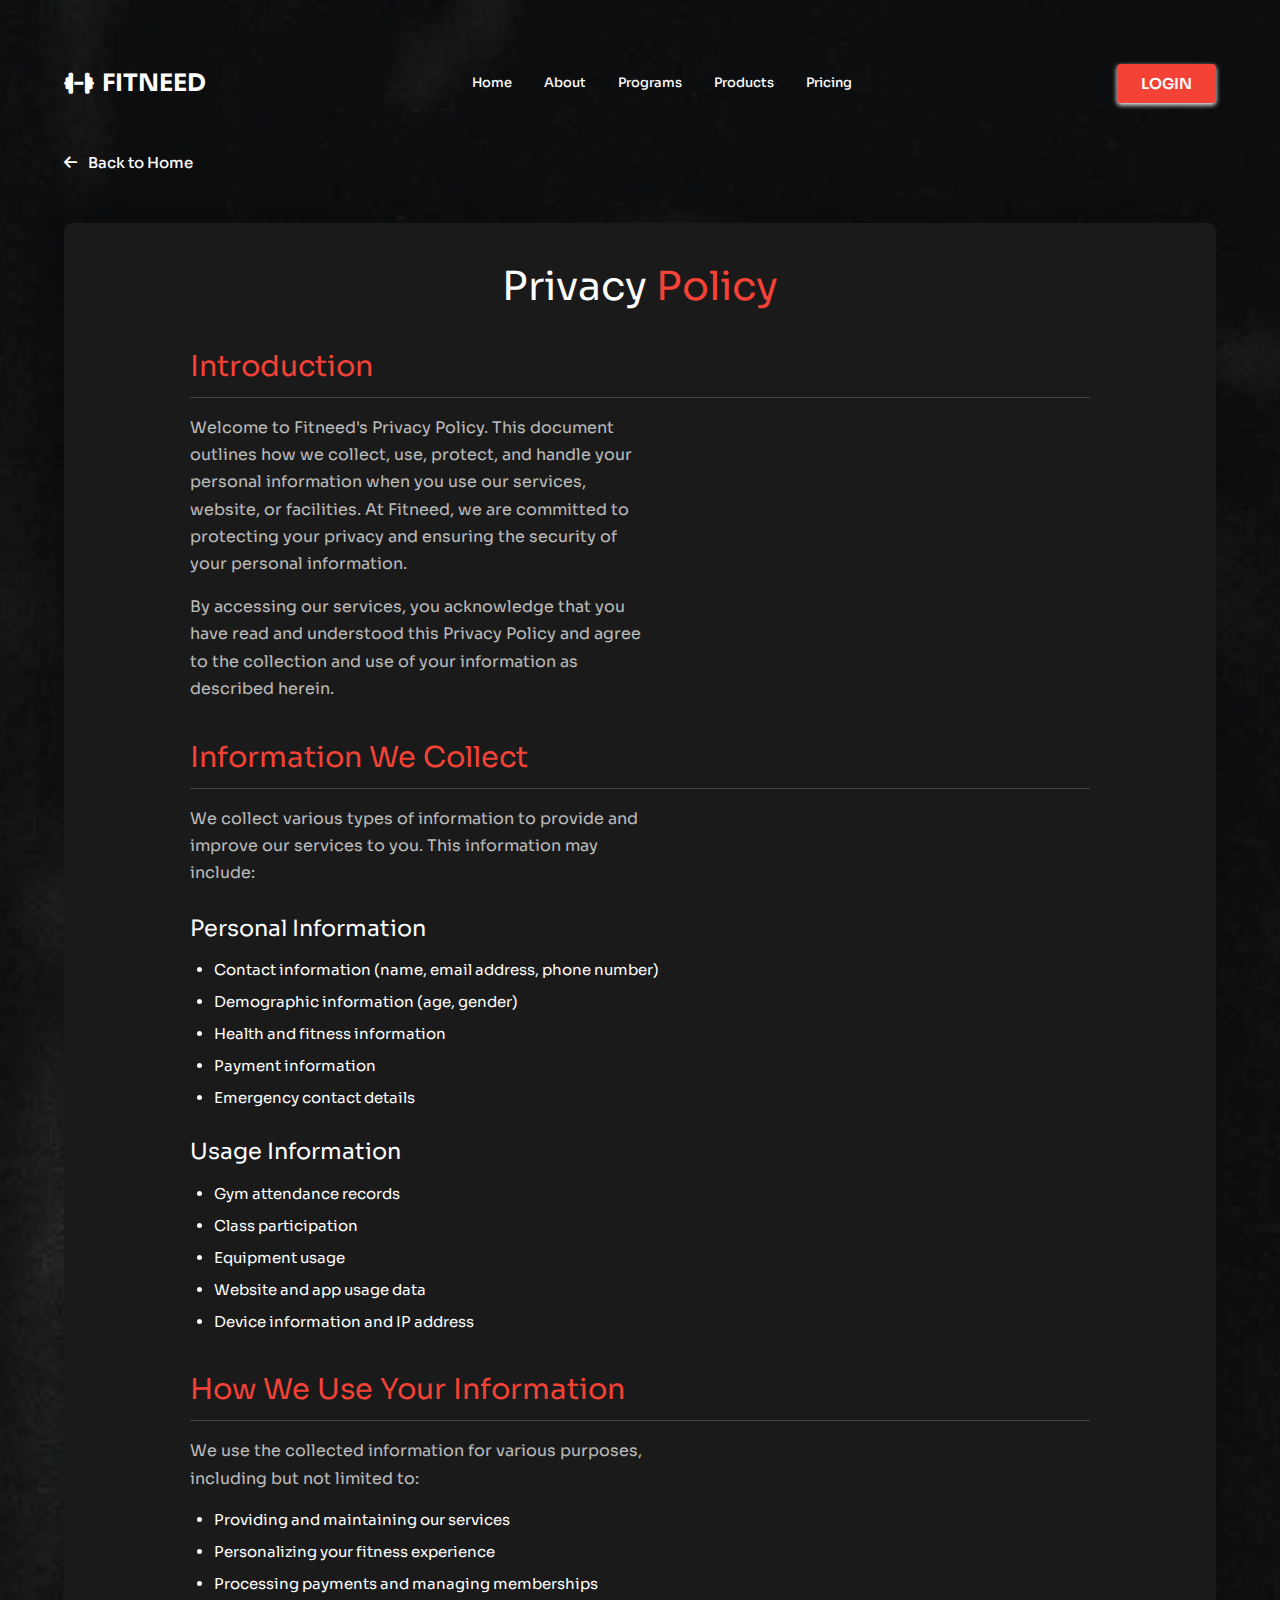
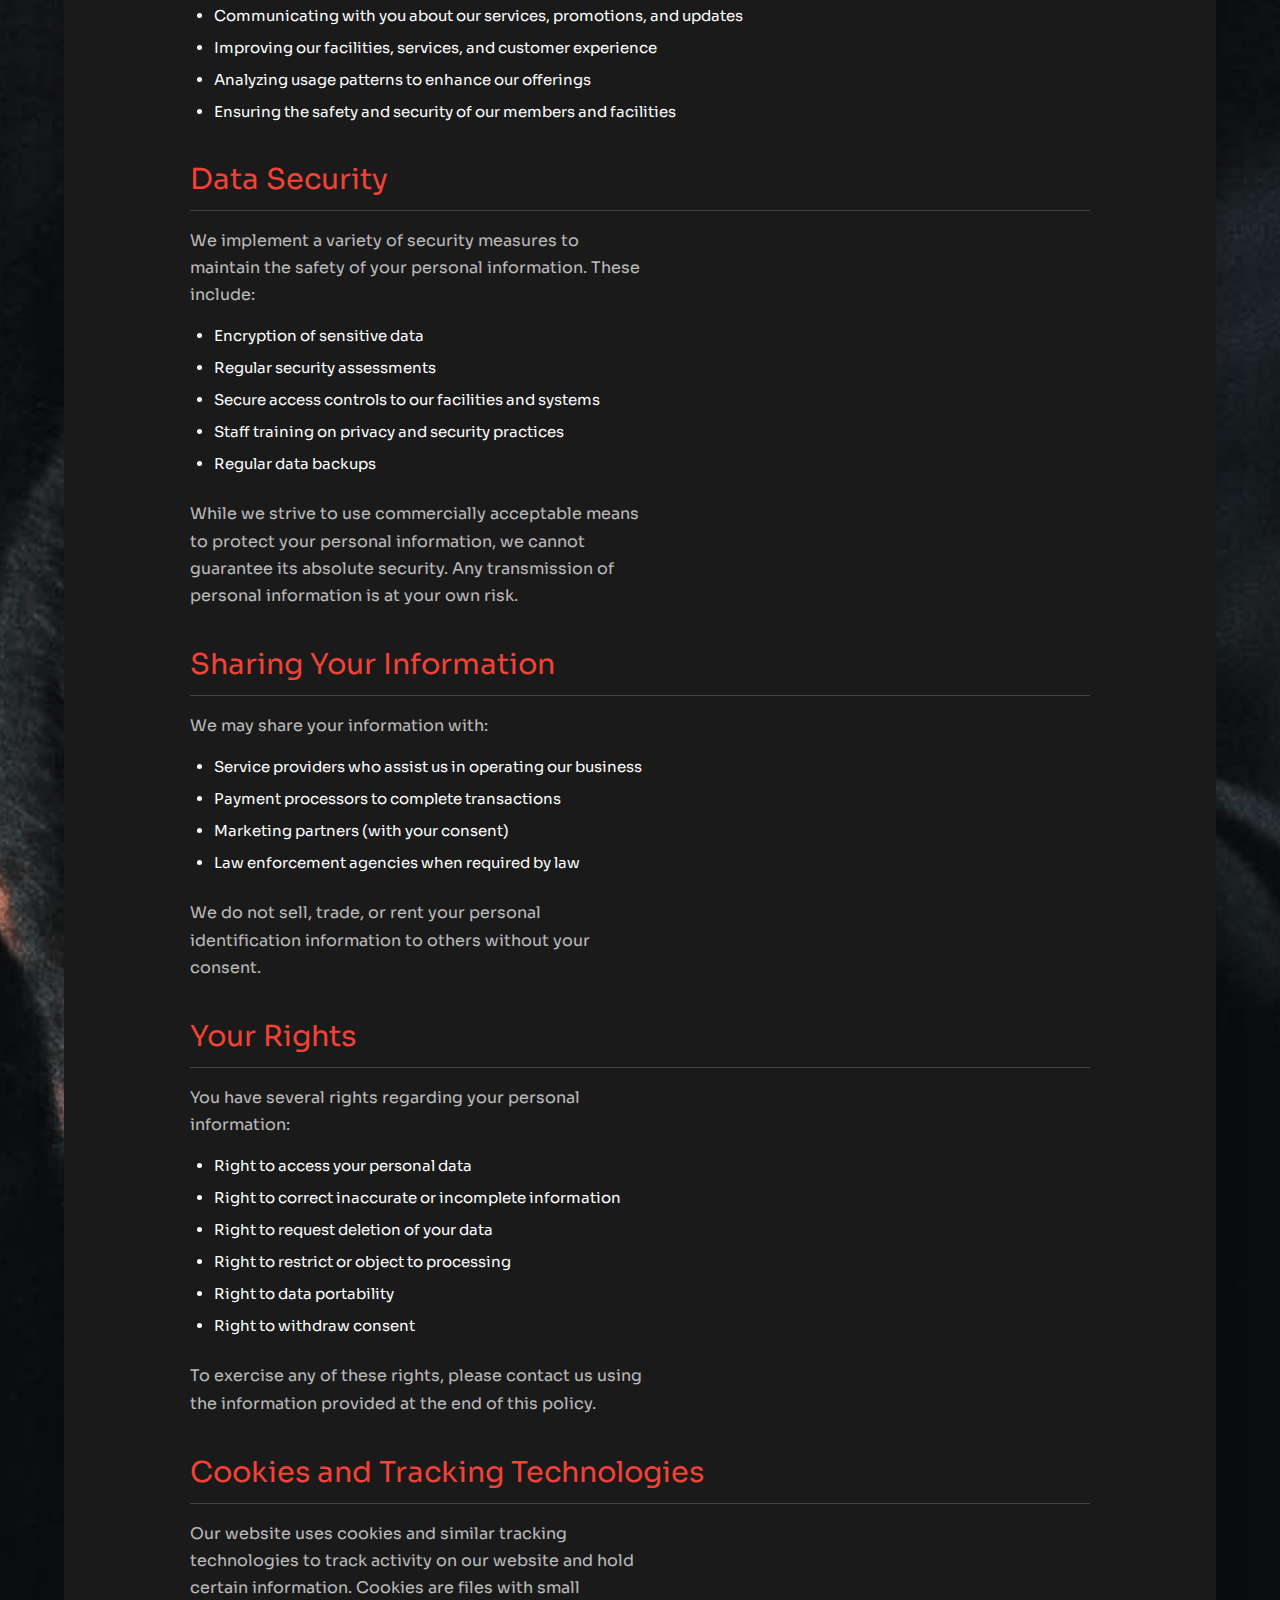
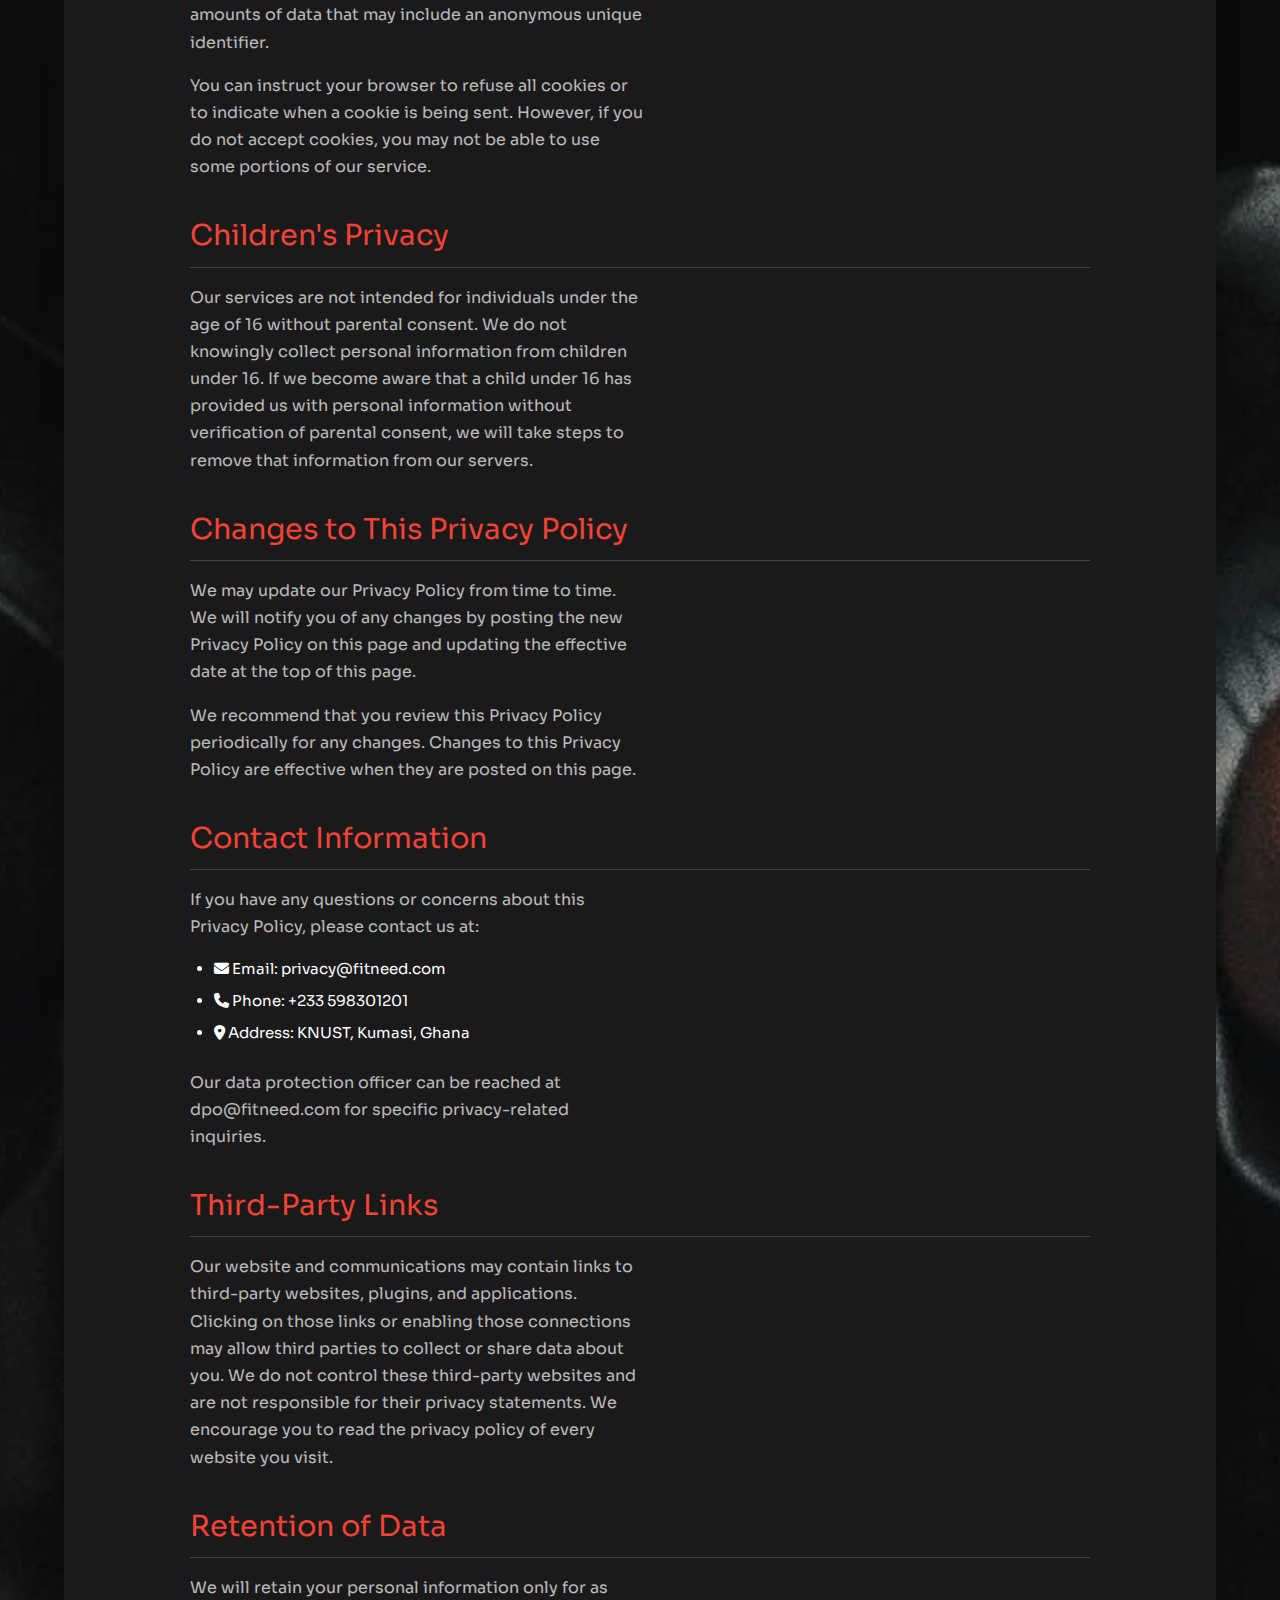
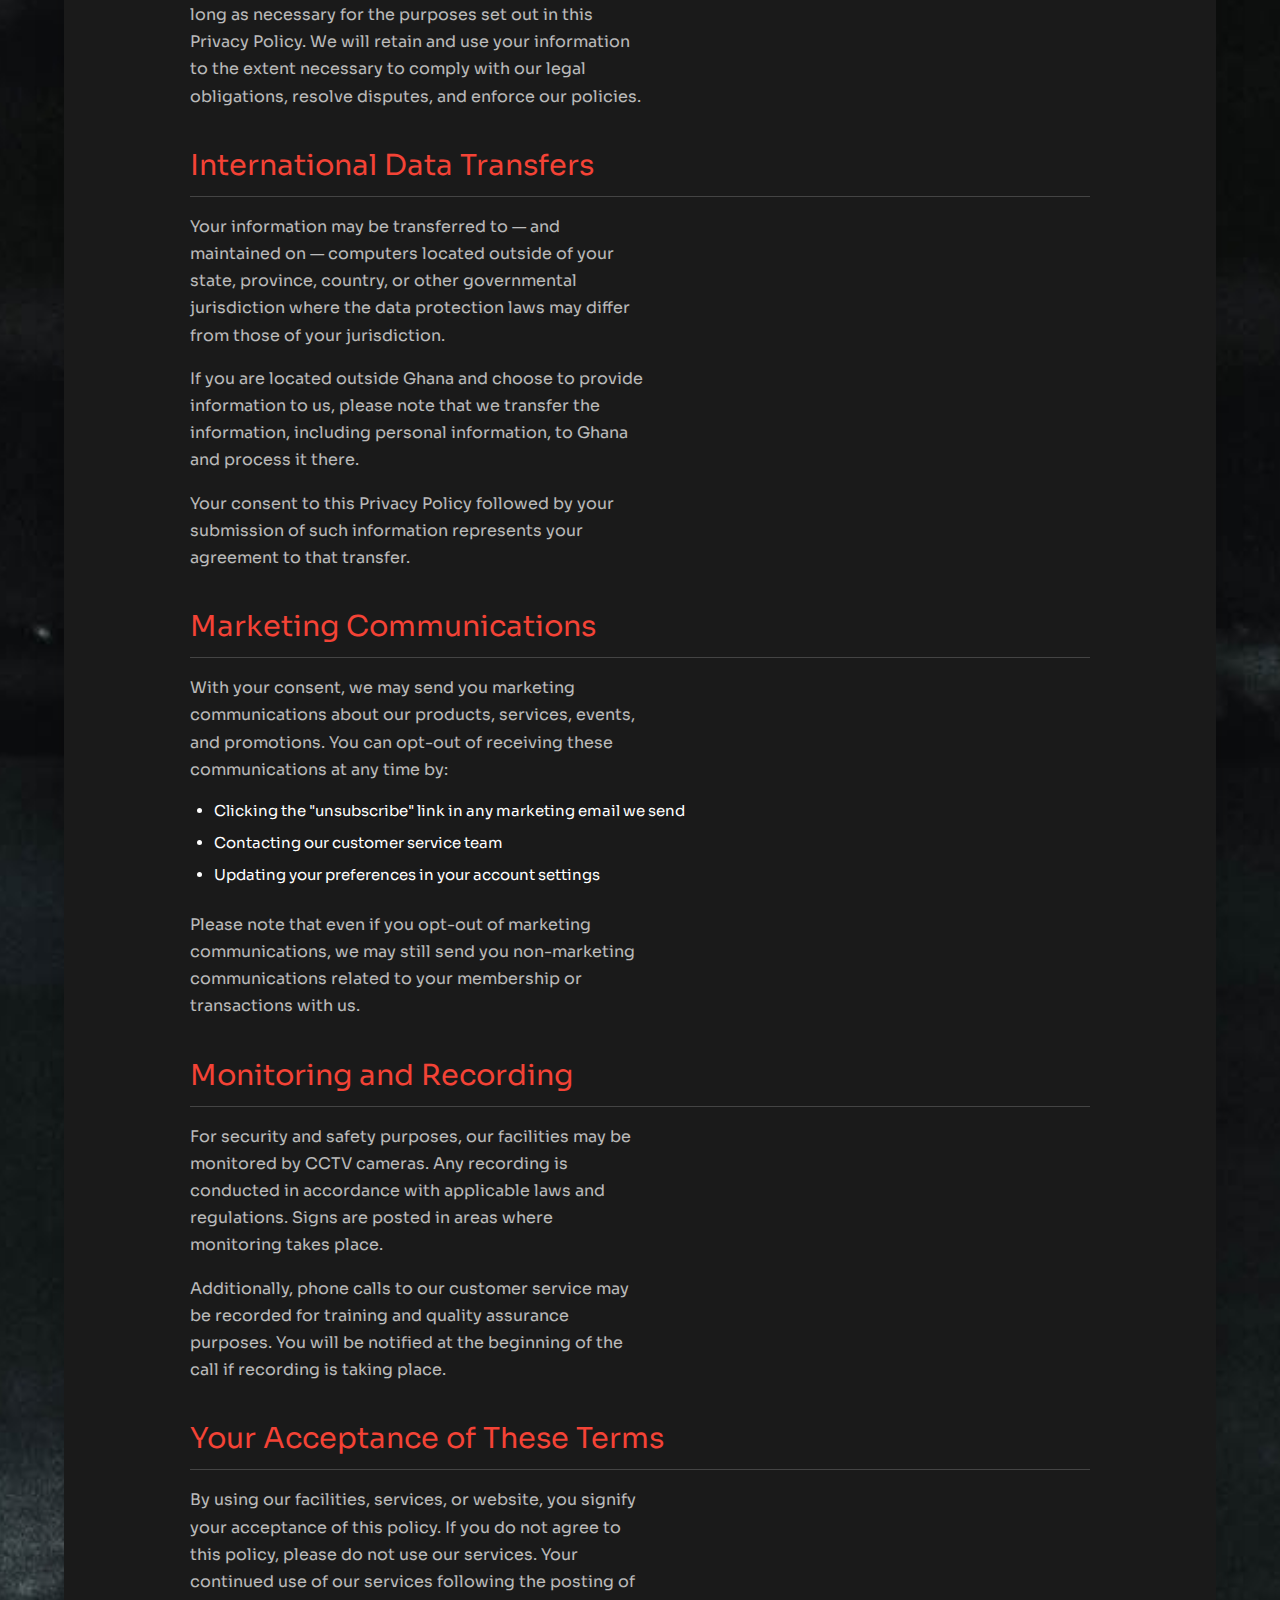
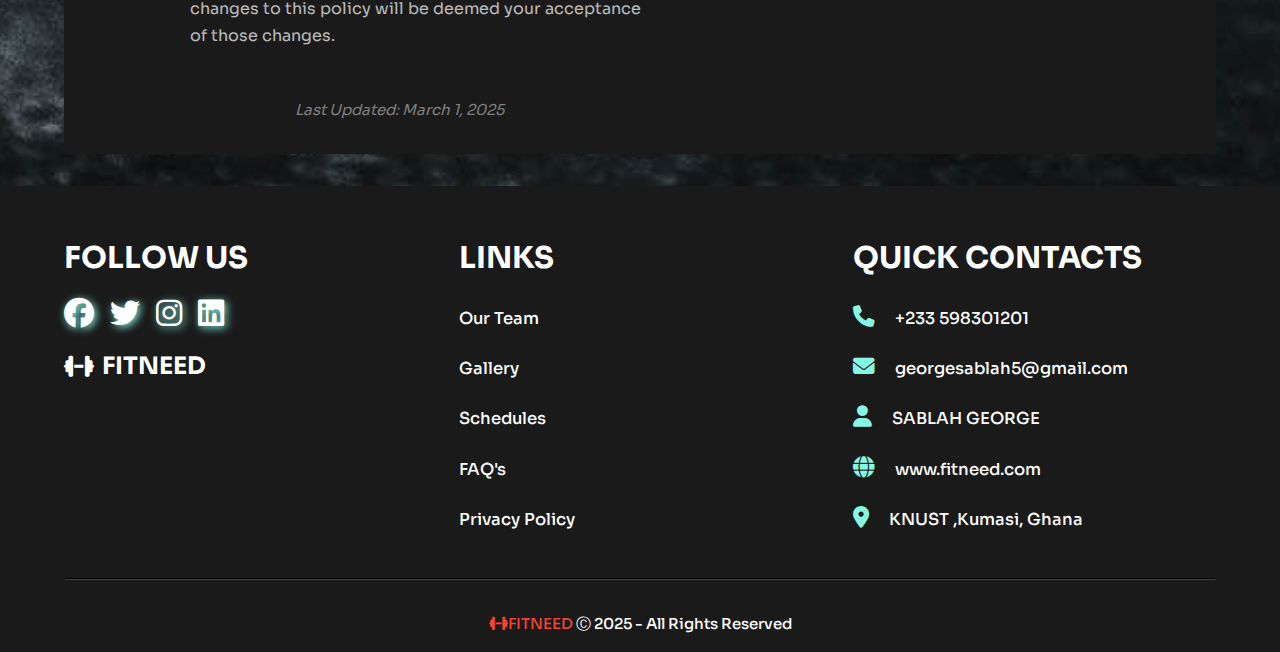
<file: privacy-policy.html>
<!DOCTYPE html>
<html lang="en">

<head>
    <meta charset="UTF-8">
    <meta http-equiv="X-UA-Compatible" content="IE=edge">
    <meta name="viewport" content="width=device-width, initial-scale=1.0">
    <title>Privacy Policy - FITNEED</title>
    <link rel="preconnect" href="https://fonts.googleapis.com">
    <link rel="preconnect" href="https://fonts.gstatic.com" crossorigin>
    <link href="https://fonts.googleapis.com/css2?family=Lora:wght@400;500;700&family=Sora:wght@400;500;700&display=swap" rel="stylesheet">
    <link rel="stylesheet" href="https://cdnjs.cloudflare.com/ajax/libs/font-awesome/6.2.0/css/all.min.css">
    <link rel="stylesheet" href="css/style.css">
    <style>
        :root {
            --clr-primary: #F44336;
            --clr-secondary: #1A1A1A;
            --clr-dark: #111111;
            --clr-white: #ffffff;
            --ff-primary: 'Sora', sans-serif;
            --ff-secondary: 'Lora', serif;
        }

        body {
            font-family: var(--ff-primary);
            color: var(--clr-white);
            background-color: #222;
            margin: 0;
            padding: 0;
            line-height: 1.6;
        }

        .container {
            width: min(1200px, 90%);
            margin-inline: auto;
        }

        .nav-wrapper {
            display: flex;
            align-items: center;
            justify-content: space-between;
            padding: 1rem 0;
        }

        .logo {
            font-size: 1.5rem;
            font-weight: 700;
            color: var(--clr-white);
            text-decoration: none;
            display: flex;
            align-items: center;
            gap: 0.5rem;
        }

        .primary-navigation {
            display: flex;
        }

        .nav-list {
            display: flex;
            gap: 2rem;
            list-style: none;
            padding: 0;
            margin: 0;
        }

        .nav-list a {
            color: var(--clr-white);
            text-decoration: none;
            font-weight: 500;
            transition: color 0.3s ease;
        }

        .nav-list a:hover {
            color: var(--clr-primary);
        }

        .btn {
            background-color: var(--clr-primary);
            color: var(--clr-white);
            padding: 0.75rem 1.5rem;
            border: none;
            border-radius: 4px;
            font-weight: 600;
            cursor: pointer;
            transition: background-color 0.3s ease;
        }

        .btn:hover {
            background-color: #d32f2f;
        }

        .special-text {
            color: var(--clr-primary);
        }

        .privacy-policy {
            background-color: var(--clr-secondary);
            border-radius: 8px;
            padding: 2rem;
            margin: 2rem 0;
            box-shadow: 0 10px 30px rgba(0, 0, 0, 0.2);
        }

        .privacy-policy h1 {
            font-size: 2.5rem;
            margin-bottom: 1.5rem;
            color: var(--clr-white);
            text-align: center;
        }

        .policy-content {
            max-width: 900px;
            margin: 0 auto;
        }

        .policy-section {
            margin-bottom: 2rem;
        }

        .policy-section h2 {
            color: var(--clr-primary);
            font-size: 1.8rem;
            margin-bottom: 1rem;
            border-bottom: 1px solid #444;
            padding-bottom: 0.5rem;
        }

        .policy-section h3 {
            color: var(--clr-white);
            font-size: 1.4rem;
            margin-top: 1.5rem;
            margin-bottom: 0.75rem;
        }

        .policy-section p {
            margin-bottom: 1rem;
            font-size: 1rem;
            line-height: 1.7;
        }

        .policy-section ul {
            margin-left: 1.5rem;
            margin-bottom: 1.5rem;
        }

        .policy-section li {
            margin-bottom: 0.5rem;
        }

        .policy-date {
            text-align: center;
            font-style: italic;
            color: #aaa;
            margin-top: 3rem;
        }

        .primary-footer {
            background-color: var(--clr-secondary);
            padding: 3rem 0 1rem;
        }

        .even-columns {
            display: grid;
            grid-template-columns: repeat(auto-fit, minmax(250px, 1fr));
            gap: 2rem;
        }

        .primary-footer-links,
        .contact-links,
        .social-icons {
            list-style: none;
            padding: 0;
        }

        .primary-footer-links li,
        .contact-links li {
            margin-bottom: 0.75rem;
        }

        .primary-footer-links a,
        .contact-links a {
            color: var(--clr-white);
            text-decoration: none;
            transition: color 0.3s ease;
        }

        .primary-footer-links a:hover,
        .contact-links a:hover {
            color: var(--clr-primary);
        }

        .contact-links i {
            margin-right: 0.5rem;
            color: var(--clr-primary);
        }

        .social-icons {
            display: flex;
            gap: 1rem;
            margin-bottom: 1rem;
        }
        
        hr {
            border-color: #444;
            margin: 2rem 0;
        }

        .back-button {
            display: inline-block;
            margin-top: 2rem;
            margin-bottom: 1rem;
            color: var(--clr-white);
            text-decoration: none;
            font-weight: 500;
        }

        .back-button i {
            margin-right: 0.5rem;
        }

        .back-button:hover {
            color: var(--clr-primary);
        }

        .mobile-nav-toggle {
            display: none;
        }

        @media (max-width: 768px) {
            .mobile-nav-toggle {
                display: block;
                background: transparent;
                border: none;
                color: var(--clr-white);
                font-size: 1.5rem;
                cursor: pointer;
            }

            .primary-navigation {
                position: fixed;
                top: 0;
                right: 0;
                bottom: 0;
                width: 70%;
                background-color: var(--clr-dark);
                padding: 2rem;
                transform: translateX(100%);
                transition: transform 0.3s ease;
                z-index: 100;
            }

            .primary-navigation[data-visible="true"] {
                transform: translateX(0);
            }

            .nav-list {
                flex-direction: column;
                margin-top: 3rem;
            }

            .display-sm-none {
                display: none;
            }

            .text-center-sm-only {
                text-align: center;
            }

            .privacy-policy {
                padding: 1.5rem;
            }

            .privacy-policy h1 {
                font-size: 2rem;
            }

            .policy-section h2 {
                font-size: 1.5rem;
            }
        }
    </style>
</head>

<body>
    <main>
        <!-- HEADER -->
        <header class="primary-header">
            <div class="container">
                <div class="nav-wrapper">
                    <a class="logo" href="index.html">
                        <i class="fa-solid fa-dumbbell"></i>Fitneed</a>
                    <button class="mobile-nav-toggle" aria-controls="primary-navigation" aria-expanded="false">
                        <span class="fa-solid fa-bars" aria-hidden="true"></span>
                        <span class="visually-hidden">Menu</span>
                    </button>
                    <nav class="primary-navigation" id="primary-navigation">
                        <ul aria-label="Primary" role="list" class="nav-list">
                            <li><a href="index.html">Home</a></li>
                            <li><a href="index.html#about-section">About</a></li>
                            <li><a href="index.html#programs-section">Programs</a></li>
                            <li><a href="index.html#products-section">Products</a></li>
                            <li><a href="index.html#pricing-section">Pricing</a></li>
                        </ul>
                    </nav>
                    <button class="btn | display-sm-none display-md-inline-flex" onclick="location.href='login.html'">LOGIN</button>
                </div>
            </div>
        </header>

        <!-- PRIVACY POLICY CONTENT -->
        <section class="container">
            <a href="index.html" class="back-button"><i class="fa-solid fa-arrow-left"></i> Back to Home</a>
            
            <div class="privacy-policy">
                <h1>Privacy <span class="special-text">Policy</span></h1>
                
                <div class="policy-content">
                    <div class="policy-section">
                        <h2>Introduction</h2>
                        <p>Welcome to Fitneed's Privacy Policy. This document outlines how we collect, use, protect, and handle your personal information when you use our services, website, or facilities. At Fitneed, we are committed to protecting your privacy and ensuring the security of your personal information.</p>
                        <p>By accessing our services, you acknowledge that you have read and understood this Privacy Policy and agree to the collection and use of your information as described herein.</p>
                    </div>

                    <div class="policy-section">
                        <h2>Information We Collect</h2>
                        <p>We collect various types of information to provide and improve our services to you. This information may include:</p>
                        <h3>Personal Information</h3>
                        <ul>
                            <li>Contact information (name, email address, phone number)</li>
                            <li>Demographic information (age, gender)</li>
                            <li>Health and fitness information</li>
                            <li>Payment information</li>
                            <li>Emergency contact details</li>
                        </ul>
                        
                        <h3>Usage Information</h3>
                        <ul>
                            <li>Gym attendance records</li>
                            <li>Class participation</li>
                            <li>Equipment usage</li>
                            <li>Website and app usage data</li>
                            <li>Device information and IP address</li>
                        </ul>
                    </div>

                    <div class="policy-section">
                        <h2>How We Use Your Information</h2>
                        <p>We use the collected information for various purposes, including but not limited to:</p>
                        <ul>
                            <li>Providing and maintaining our services</li>
                            <li>Personalizing your fitness experience</li>
                            <li>Processing payments and managing memberships</li>
                            <li>Communicating with you about our services, promotions, and updates</li>
                            <li>Improving our facilities, services, and customer experience</li>
                            <li>Analyzing usage patterns to enhance our offerings</li>
                            <li>Ensuring the safety and security of our members and facilities</li>
                        </ul>
                    </div>

                    <div class="policy-section">
                        <h2>Data Security</h2>
                        <p>We implement a variety of security measures to maintain the safety of your personal information. These include:</p>
                        <ul>
                            <li>Encryption of sensitive data</li>
                            <li>Regular security assessments</li>
                            <li>Secure access controls to our facilities and systems</li>
                            <li>Staff training on privacy and security practices</li>
                            <li>Regular data backups</li>
                        </ul>
                        <p>While we strive to use commercially acceptable means to protect your personal information, we cannot guarantee its absolute security. Any transmission of personal information is at your own risk.</p>
                    </div>

                    <div class="policy-section">
                        <h2>Sharing Your Information</h2>
                        <p>We may share your information with:</p>
                        <ul>
                            <li>Service providers who assist us in operating our business</li>
                            <li>Payment processors to complete transactions</li>
                            <li>Marketing partners (with your consent)</li>
                            <li>Law enforcement agencies when required by law</li>
                        </ul>
                        <p>We do not sell, trade, or rent your personal identification information to others without your consent.</p>
                    </div>

                    <div class="policy-section">
                        <h2>Your Rights</h2>
                        <p>You have several rights regarding your personal information:</p>
                        <ul>
                            <li>Right to access your personal data</li>
                            <li>Right to correct inaccurate or incomplete information</li>
                            <li>Right to request deletion of your data</li>
                            <li>Right to restrict or object to processing</li>
                            <li>Right to data portability</li>
                            <li>Right to withdraw consent</li>
                        </ul>
                        <p>To exercise any of these rights, please contact us using the information provided at the end of this policy.</p>
                    </div>

                    <div class="policy-section">
                        <h2>Cookies and Tracking Technologies</h2>
                        <p>Our website uses cookies and similar tracking technologies to track activity on our website and hold certain information. Cookies are files with small amounts of data that may include an anonymous unique identifier.</p>
                        <p>You can instruct your browser to refuse all cookies or to indicate when a cookie is being sent. However, if you do not accept cookies, you may not be able to use some portions of our service.</p>
                    </div>

                    <div class="policy-section">
                        <h2>Children's Privacy</h2>
                        <p>Our services are not intended for individuals under the age of 16 without parental consent. We do not knowingly collect personal information from children under 16. If we become aware that a child under 16 has provided us with personal information without verification of parental consent, we will take steps to remove that information from our servers.</p>
                    </div>

                    <div class="policy-section">
                        <h2>Changes to This Privacy Policy</h2>
                        <p>We may update our Privacy Policy from time to time. We will notify you of any changes by posting the new Privacy Policy on this page and updating the effective date at the top of this page.</p>
                        <p>We recommend that you review this Privacy Policy periodically for any changes. Changes to this Privacy Policy are effective when they are posted on this page.</p>
                    </div>

                    <div class="policy-section">
                        <h2>Contact Information</h2>
                        <p>If you have any questions or concerns about this Privacy Policy, please contact us at:</p>
                        <ul>
                            <li><i class="fa-solid fa-envelope"></i> Email: privacy@fitneed.com</li>
                            <li><i class="fa-solid fa-phone"></i> Phone: +233 598301201</li>
                            <li><i class="fa-solid fa-location-dot"></i> Address: KNUST, Kumasi, Ghana</li>
                        </ul>
                        <p>Our data protection officer can be reached at dpo@fitneed.com for specific privacy-related inquiries.</p>
                    </div>
                    
                    <div class="policy-section">
                        <h2>Third-Party Links</h2>
                        <p>Our website and communications may contain links to third-party websites, plugins, and applications. Clicking on those links or enabling those connections may allow third parties to collect or share data about you. We do not control these third-party websites and are not responsible for their privacy statements. We encourage you to read the privacy policy of every website you visit.</p>
                    </div>
                    
                    <div class="policy-section">
                        <h2>Retention of Data</h2>
                        <p>We will retain your personal information only for as long as necessary for the purposes set out in this Privacy Policy. We will retain and use your information to the extent necessary to comply with our legal obligations, resolve disputes, and enforce our policies.</p>
                    </div>
                    
                    <div class="policy-section">
                        <h2>International Data Transfers</h2>
                        <p>Your information may be transferred to — and maintained on — computers located outside of your state, province, country, or other governmental jurisdiction where the data protection laws may differ from those of your jurisdiction.</p>
                        <p>If you are located outside Ghana and choose to provide information to us, please note that we transfer the information, including personal information, to Ghana and process it there.</p>
                        <p>Your consent to this Privacy Policy followed by your submission of such information represents your agreement to that transfer.</p>
                    </div>
                    
                    <div class="policy-section">
                        <h2>Marketing Communications</h2>
                        <p>With your consent, we may send you marketing communications about our products, services, events, and promotions. You can opt-out of receiving these communications at any time by:</p>
                        <ul>
                            <li>Clicking the "unsubscribe" link in any marketing email we send</li>
                            <li>Contacting our customer service team</li>
                            <li>Updating your preferences in your account settings</li>
                        </ul>
                        <p>Please note that even if you opt-out of marketing communications, we may still send you non-marketing communications related to your membership or transactions with us.</p>
                    </div>
                    
                    <div class="policy-section">
                        <h2>Monitoring and Recording</h2>
                        <p>For security and safety purposes, our facilities may be monitored by CCTV cameras. Any recording is conducted in accordance with applicable laws and regulations. Signs are posted in areas where monitoring takes place.</p>
                        <p>Additionally, phone calls to our customer service may be recorded for training and quality assurance purposes. You will be notified at the beginning of the call if recording is taking place.</p>
                    </div>
                    
                    <div class="policy-section">
                        <h2>Your Acceptance of These Terms</h2>
                        <p>By using our facilities, services, or website, you signify your acceptance of this policy. If you do not agree to this policy, please do not use our services. Your continued use of our services following the posting of changes to this policy will be deemed your acceptance of those changes.</p>
                    </div>
                    
                    <div class="policy-date">
                        <p>Last Updated: March 1, 2025</p>
                    </div>
                    </div>
                    </div>
                    </section>
                    
                    <!-- FOOTER -->
                    <footer class="primary-footer | padding-block-900 bg-secondary">
                        <div class="container">
                            <div class="even-columns text-center-sm-only">
                                <div>
                                    <h4 class="fs-700 uppercase fw-bold">Follow us</h4>
                                    <ul class="social-icons " role="list">
                                        <li><a href=""><i class="fa-brands fa-facebook | text-white fs-700"></i></a></li>
                                        <li><a href=""><i class="fa-brands fa-twitter | text-white fs-700"></i></a></li>
                                        <li><a href=""><i class="fa-brands fa-instagram | text-white fs-700"></i></a></li>
                                        <li><a href=""><i class="fa-brands fa-linkedin | text-white fs-700"></i></a></li>
                                    </ul>
                                    <a class="logo">
                                        <i class="fa-solid fa-dumbbell"></i>Fitneed</a>
                                </div>
                                <div>
                                    <h4 class="fs-700 uppercase fw-bold">Links</h4>
                                    <ul role="list" class="primary-footer-links">
                                        <li><a href="team.html">Our Team</a></li>
                                        <li><a href="gallery.html">Gallery</a></li>
                                        <li><a href="schedules.html">Schedules</a></li>
                                        <li><a href="faq.html">FAQ's</a></li>
                                        <li><a href="privacy-policy.html">Privacy Policy</a></li>
                                    </ul>
                                </div>
                                <div>
                                    <h4 class="fs-700 uppercase fw-bold">Quick Contacts</h4>
                                    <ul role="list" class="contact-links">
                                        <li><a href=""><i class="fa-solid fa-phone"></i>+233 598301201</a></li>
                                        <li><a href=""><i class="fa-solid fa-envelope"></i></i>georgesablah5@gmail.com</a></li>
                                        <li><a href=""><i class="fa-solid fa-user"></i>SABLAH GEORGE</a></li>
                                        <li><a href=""><i class="fa-solid fa-globe"></i>www.fitneed.com</a></li>
                                        <li><a href=""><i class="fa-solid fa-location-dot"></i>KNUST ,Kumasi, Ghana</a></li>
                                    </ul>
                                </div>
                            </div>
                            <hr>
                            <h5 class="fs-500 fw-semi-bold text-center"><span class="special-text"><i class="fa-solid fa-dumbbell"></i>FITNEED</span> Ⓒ 2025 - All Rights Reserved</h5>
                        </div>
                    </footer>
                    
                    <script>
                        // Simple mobile navigation toggle
                        const navToggle = document.querySelector('.mobile-nav-toggle');
                        const primaryNav = document.querySelector('.primary-navigation');
                        
                        navToggle.addEventListener('click', () => {
                            const visibility = primaryNav.getAttribute('data-visible');
                            
                            if (visibility === "true") {
                                primaryNav.setAttribute('data-visible', false);
                                navToggle.setAttribute('aria-expanded', false);
                            } else {
                                primaryNav.setAttribute('data-visible', true);
                                navToggle.setAttribute('aria-expanded', true);
                            }
                        });
                    </script>
                    </body>
                    </html>
</file>
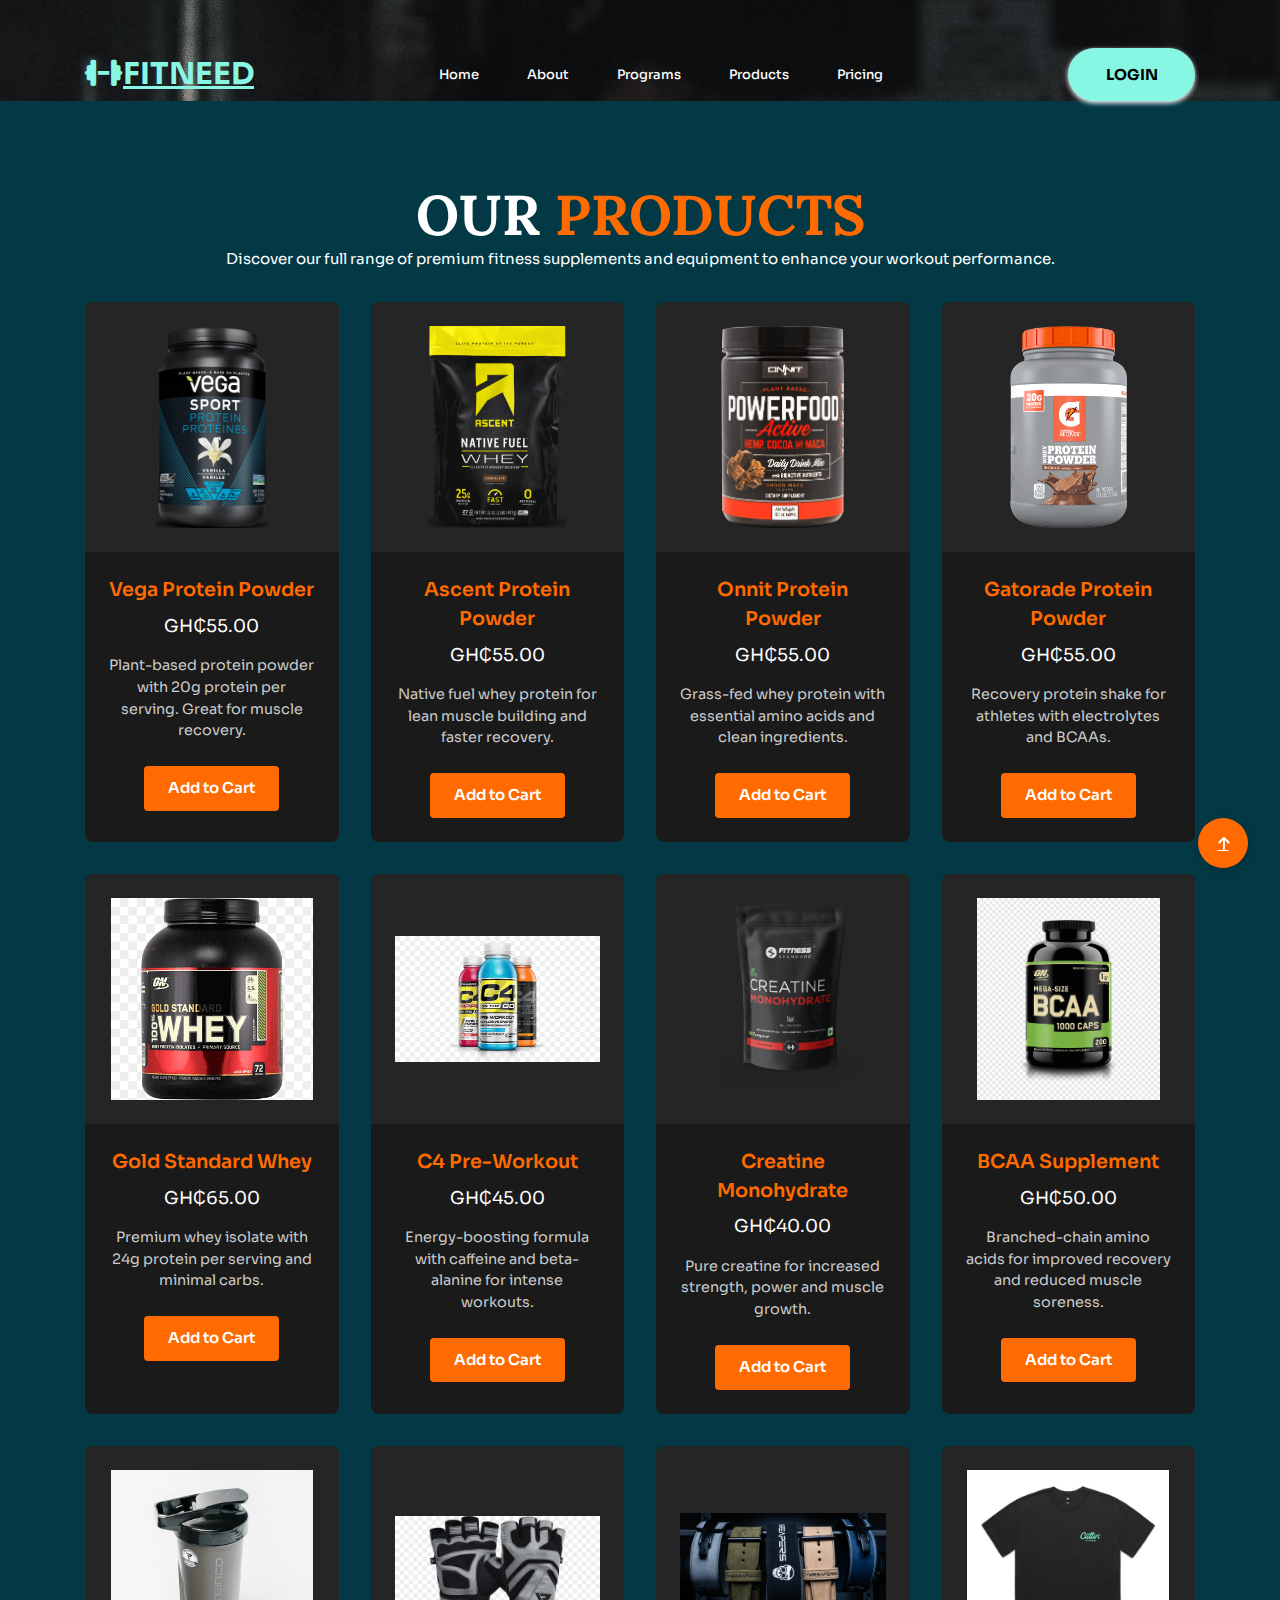
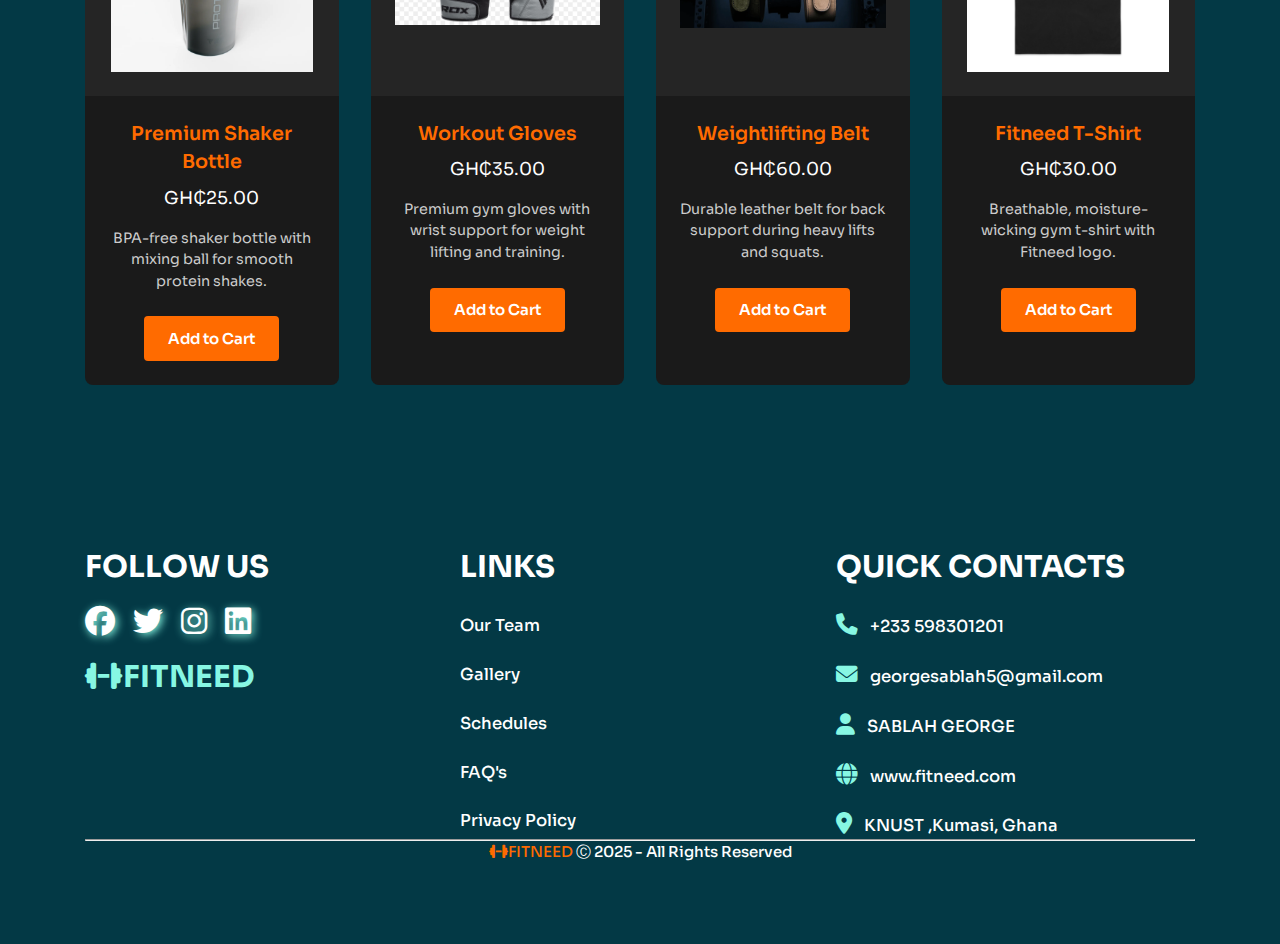
<file: products.html>
<!DOCTYPE html>
<html lang="en">

<head>
    <meta charset="UTF-8">
    <meta http-equiv="X-UA-Compatible" content="IE=edge">
    <meta name="viewport" content="width=device-width, initial-scale=1.0">
    <title>FITNEED - More Products</title>
    <link rel="preconnect" href="https://fonts.googleapis.com">
    <link rel="preconnect" href="https://fonts.gstatic.com" crossorigin>
    <link
        href="https://fonts.googleapis.com/css2?family=Lora:wght@400;500;700&family=Sora:wght@400;500;700&display=swap"
        rel="stylesheet">
    <link rel="stylesheet" href="https://cdnjs.cloudflare.com/ajax/libs/font-awesome/6.2.0/css/all.min.css">
    <link rel="stylesheet" href="css/style.css">
    <style>
        /* Additional styles for the products page */
        .product-grid {
            display: grid;
            grid-template-columns: repeat(auto-fill, minmax(250px, 1fr));
            gap: 2rem;
            margin-top: 2rem;
        }

        .product-card {
            background-color: #1a1a1a;
            border-radius: 8px;
            overflow: hidden;
            transition: transform 0.3s ease, box-shadow 0.3s ease;
        }

        .product-card:hover {
            transform: translateY(-5px);
            box-shadow: 0 10px 20px rgba(0, 0, 0, 0.2);
        }

        .product-image {
            height: 250px;
            display: flex;
            align-items: center;
            justify-content: center;
            background-color: #252525;
            padding: 1.5rem;
        }

        .product-image img {
            max-height: 100%;
            max-width: 100%;
            object-fit: contain;
        }

        .product-details {
            padding: 1.5rem;
            text-align: center;
        }

        .product-title {
            color: #ff6b00;
            margin-bottom: 0.5rem;
            font-size: 1.2rem;
            font-weight: 600;
        }

        .product-price {
            color: #ffffff;
            font-size: 1.1rem;
            margin-bottom: 1rem;
        }

        .product-description {
            color: #cccccc;
            font-size: 0.9rem;
            margin-bottom: 1.5rem;
        }

        .product-button {
            background-color: #ff6b00;
            color: white;
            border: none;
            padding: 0.7rem 1.5rem;
            border-radius: 4px;
            font-weight: 600;
            cursor: pointer;
            transition: background-color 0.3s ease;
        }

        .product-button:hover {
            background-color: #ff8533;
        }

        .page-heading {
            text-align: center;
            margin-bottom: 2rem;
        }

        .special-text {
            color: #ff6b00;
        }

        .filters {
            display: flex;
            justify-content: center;
            gap: 1rem;
            margin-bottom: 2rem;
            flex-wrap: wrap;
        }

        .filter-btn {
            background-color: #333;
            color: white;
            border: none;
            padding: 0.5rem 1.5rem;
            border-radius: 4px;
            cursor: pointer;
            transition: background-color 0.3s ease;
        }

        .filter-btn:hover, .filter-btn.active {
            background-color: #ff6b00;
        }

        .categories {
            text-align: center;
            margin-bottom: 1.5rem;
        }

        /* Back to top button */
        .back-to-top {
            position: fixed;
            bottom: 2rem;
            right: 2rem;
            background-color: #ff6b00;
            color: white;
            width: 50px;
            height: 50px;
            border-radius: 50%;
            display: flex;
            align-items: center;
            justify-content: center;
            cursor: pointer;
            box-shadow: 0 2px 10px rgba(0, 0, 0, 0.2);
            transition: background-color 0.3s ease;
            z-index: 1000;
        }

        .back-to-top:hover {
            background-color: #ff8533;
        }

        @media (max-width: 768px) {
            .product-grid {
                grid-template-columns: repeat(auto-fill, minmax(200px, 1fr));
                gap: 1.5rem;
            }
            
            .product-image {
                height: 200px;
            }
        }

        @media (max-width: 480px) {
            .product-grid {
                grid-template-columns: 1fr;
                gap: 1.5rem;
            }
        }
    </style>
</head>

<body>
    <main>
        <!-- HEADER -->
        <header class="primary-header">
            <div class="container">
                <div class="nav-wrapper">
                    <a href="index.html" class="logo">
                        <i class="fa-solid fa-dumbbell"></i>Fitneed</a>
                    <button class="mobile-nav-toggle" aria-controls="primary-navigation" aria-expanded="false">
                        <span class="fa-solid fa-bars" aria-hidden="true"></span>
                        <span class="visually-hidden">Menu</span>
                    </button>
                    <nav class="primary-navigation" id="primary-navigation">
                        <ul aria-label="Primary" role="list" class="nav-list">
                            <li><a href="index.html">Home</a></li>
                            <li><a href="index.html#about-section">About</a></li>
                            <li><a href="index.html#programs-section">Programs</a></li>
                            <li><a href="index.html#products-section">Products</a></li>
                            <li><a href="index.html#pricing-section">Pricing</a></li>
                        </ul>
                    </nav>
                    <button class="btn | display-sm-none display-md-inline-flex" onclick="location.href='login.html'">LOGIN</button>
                </div>
            </div>
        </header>

        <!-- PRODUCTS SECTION HEADER -->
        <section class="padding-block-900 bg-secondary">
            <div class="container">
                <div class="page-heading">
                    <h1 class="fs-primary-heading fw-bold uppercase">Our <span class="special-text">Products</span></h1>
                    <p class="fs-500">Discover our full range of premium fitness supplements and equipment to enhance your workout performance.</p>
                </div>

               

                <!-- PRODUCTS GRID -->
                <div class="product-grid">
                    <!-- Product 1 -->
                    <div class="product-card">
                        <div class="product-image">
                            <img src="images/product1.png" alt="Vega Protein Powder">
                        </div>
                        <div class="product-details">
                            <h3 class="product-title">Vega Protein Powder</h3>
                            <p class="product-price">GH₵55.00</p>
                            <p class="product-description">Plant-based protein powder with 20g protein per serving. Great for muscle recovery.</p>
                            <button class="product-button">Add to Cart</button>
                        </div>
                    </div>

                    <!-- Product 2 -->
                    <div class="product-card">
                        <div class="product-image">
                            <img src="images/product2.png" alt="Ascent Protein Powder">
                        </div>
                        <div class="product-details">
                            <h3 class="product-title">Ascent Protein Powder</h3>
                            <p class="product-price">GH₵55.00</p>
                            <p class="product-description">Native fuel whey protein for lean muscle building and faster recovery.</p>
                            <button class="product-button">Add to Cart</button>
                        </div>
                    </div>

                    <!-- Product 3 -->
                    <div class="product-card">
                        <div class="product-image">
                            <img src="images/product3.png" alt="Onnit Protein Powder">
                        </div>
                        <div class="product-details">
                            <h3 class="product-title">Onnit Protein Powder</h3>
                            <p class="product-price">GH₵55.00</p>
                            <p class="product-description">Grass-fed whey protein with essential amino acids and clean ingredients.</p>
                            <button class="product-button">Add to Cart</button>
                        </div>
                    </div>

                    <!-- Product 4 -->
                    <div class="product-card">
                        <div class="product-image">
                            <img src="images/product4.png" alt="Gatorade Protein Powder">
                        </div>
                        <div class="product-details">
                            <h3 class="product-title">Gatorade Protein Powder</h3>
                            <p class="product-price">GH₵55.00</p>
                            <p class="product-description">Recovery protein shake for athletes with electrolytes and BCAAs.</p>
                            <button class="product-button">Add to Cart</button>
                        </div>
                    </div>

                    <!-- Product 5 -->
                    <div class="product-card">
                        <div class="product-image">
                            <img src="images/gold.png" alt="Gold Standard Whey">
                        </div>
                        <div class="product-details">
                            <h3 class="product-title">Gold Standard Whey</h3>
                            <p class="product-price">GH₵65.00</p>
                            <p class="product-description">Premium whey isolate with 24g protein per serving and minimal carbs.</p>
                            <button class="product-button">Add to Cart</button>
                        </div>
                    </div>

                    <!-- Product 6 -->
                    <div class="product-card">
                        <div class="product-image">
                            <img src="images/c4.jpg" alt="C4 Pre-Workout">
                        </div>
                        <div class="product-details">
                            <h3 class="product-title">C4 Pre-Workout</h3>
                            <p class="product-price">GH₵45.00</p>
                            <p class="product-description">Energy-boosting formula with caffeine and beta-alanine for intense workouts.</p>
                            <button class="product-button">Add to Cart</button>
                        </div>
                    </div>

                    <!-- Product 7 -->
                    <div class="product-card">
                        <div class="product-image">
                            <img src="images/creatine.png" alt="Creatine Monohydrate">
                        </div>
                        <div class="product-details">
                            <h3 class="product-title">Creatine Monohydrate</h3>
                            <p class="product-price">GH₵40.00</p>
                            <p class="product-description">Pure creatine for increased strength, power and muscle growth.</p>
                            <button class="product-button">Add to Cart</button>
                        </div>
                    </div>

                    <!-- Product 8 -->
                    <div class="product-card">
                        <div class="product-image">
                            <img src="images/bcaa.png" alt="BCAA Supplement">
                        </div>
                        <div class="product-details">
                            <h3 class="product-title">BCAA Supplement</h3>
                            <p class="product-price">GH₵50.00</p>
                            <p class="product-description">Branched-chain amino acids for improved recovery and reduced muscle soreness.</p>
                            <button class="product-button">Add to Cart</button>
                        </div>
                    </div>

                    <!-- Product 9 -->
                    <div class="product-card">
                        <div class="product-image">
                            <img src="images/premium.webp" alt="Premium Shaker Bottle">
                        </div>
                        <div class="product-details">
                            <h3 class="product-title">Premium Shaker Bottle</h3>
                            <p class="product-price">GH₵25.00</p>
                            <p class="product-description">BPA-free shaker bottle with mixing ball for smooth protein shakes.</p>
                            <button class="product-button">Add to Cart</button>
                        </div>
                    </div>

                    <!-- Product 10 -->
                    <div class="product-card">
                        <div class="product-image">
                            <img src="images/gloves.jpg" alt="Workout Gloves">
                        </div>
                        <div class="product-details">
                            <h3 class="product-title">Workout Gloves</h3>
                            <p class="product-price">GH₵35.00</p>
                            <p class="product-description">Premium gym gloves with wrist support for weight lifting and training.</p>
                            <button class="product-button">Add to Cart</button>
                        </div>
                    </div>

                    <!-- Product 11 -->
                    <div class="product-card">
                        <div class="product-image">
                            <img src="images/weigth.webp" alt="Weightlifting Belt">
                        </div>
                        <div class="product-details">
                            <h3 class="product-title">Weightlifting Belt</h3>
                            <p class="product-price">GH₵60.00</p>
                            <p class="product-description">Durable leather belt for back support during heavy lifts and squats.</p>
                            <button class="product-button">Add to Cart</button>
                        </div>
                    </div>

                    <!-- Product 12 -->
                    <div class="product-card">
                        <div class="product-image">
                            <img src="images/t-shirt.png" alt="Fitneed T-Shirt">
                        </div>
                        <div class="product-details">
                            <h3 class="product-title">Fitneed T-Shirt</h3>
                            <p class="product-price">GH₵30.00</p>
                            <p class="product-description">Breathable, moisture-wicking gym t-shirt with Fitneed logo.</p>
                            <button class="product-button">Add to Cart</button>
                        </div>
                    </div>

                   
                </div>

               
                </div>
            </div>
        </section>

        <!-- Back to top button -->
        <a href="#" class="back-to-top">
            <i class="fa-solid fa-arrow-up"></i>
        </a>
    </main>

    <!-- FOOTER -->
    <footer class="primary-footer | padding-block-900 bg-secondary">
        <div class="container">
            <div class="even-columns text-center-sm-only">
                <div>
                    <h4 class="fs-700 uppercase fw-bold">Follow us</h4>
                    <ul class="social-icons " role="list">
                        <li><a href=""><i class="fa-brands fa-facebook | text-white fs-700"></i></a></li>
                        <li><a href=""><i class="fa-brands fa-twitter | text-white fs-700"></i></a></li>
                        <li><a href=""><i class="fa-brands fa-instagram | text-white fs-700"></i></a></li>
                        <li><a href=""><i class="fa-brands fa-linkedin | text-white fs-700"></i></a></li>
                    </ul>
                    <a class="logo">
                        <i class="fa-solid fa-dumbbell"></i>Fitneed</a>
                </div>
                <div>
                    <h4 class="fs-700 uppercase fw-bold">Links</h4>
                    <ul role="list" class="primary-footer-links">
                        <li><a href="team.html">Our Team</a></li>
                        <li><a href="gallery.html">Gallery</a></li>
                        <li><a href="schedules.html">Schedules</a></li>
                        <li><a href="faq.html">FAQ's</a></li>
                        <li><a href="privacy-policy.html">Privacy Policy</a></li>
                    </ul>
                </div>
                <div>
                    <h4 class="fs-700 uppercase fw-bold">Quick Contacts</h4>
                    <ul role="list" class="contact-links">
                        <li><a href=""><i class="fa-solid fa-phone"></i>+233 598301201</a></li>
                        <li><a href=""><i class="fa-solid fa-envelope"></i></i>georgesablah5@gmail.com</a></li>
                        <li><a href=""><i class="fa-solid fa-user"></i>SABLAH GEORGE</a></li>
                        <li><a href=""><i class="fa-solid fa-globe"></i>www.fitneed.com</a></li>
                        <li><a href=""><i class="fa-solid fa-location-dot"></i>KNUST ,Kumasi, Ghana</a></li>
                    </ul>
                </div>
            </div>
            <hr>
            <h5 class="fs-500 fw-semi-bold text-center"><span class="special-text"><i
                        class="fa-solid fa-dumbbell"></i>FITNEED</span> Ⓒ 2025 - All Rights Reserved</h5>
        </div>
    </footer>

    <script>
        // Simple JavaScript for the mobile menu toggle
        document.addEventListener('DOMContentLoaded', function() {
            const mobileNavToggle = document.querySelector('.mobile-nav-toggle');
            const primaryNavigation = document.querySelector('.primary-navigation');

            if (mobileNavToggle) {
                mobileNavToggle.addEventListener('click', function() {
                    const isExpanded = mobileNavToggle.getAttribute('aria-expanded') === 'true';
                    mobileNavToggle.setAttribute('aria-expanded', !isExpanded);
                    primaryNavigation.classList.toggle('expanded');
                });
            }

            // Filter buttons
            const filterButtons = document.querySelectorAll('.filter-btn');
            filterButtons.forEach(button => {
                button.addEventListener('click', function() {
                    // Remove active class from all buttons
                    filterButtons.forEach(btn => btn.classList.remove('active'));
                    // Add active class to clicked button
                    this.classList.add('active');
                    // Here you would add filtering logic
                });
            });
        });
    </script>
</body>

</html>
</file>
<file: css/style.css>
:root {
  /* colors */
  --clr-primary: hsl(230 73% 5%); /* bg-color 1 */
  --clr-secondary: hsl(191 92% 14%); /* bg-color 2 */

  --clr-accent-500: hsl(169 88% 75%);
  --clr-accent-300: hsl(169 70% 85%);

  --clr-white: hsl(240 0% 100%);
  --clr-dark: hsl(230 0% 0%);

  /* font-sizes */
  --fs-300: 0.8125rem;
  --fs-400: 0.875rem;
  --fs-500: 0.9375rem;
  --fs-600: 1.345rem;
  --fs-700: 1.875rem;
  --fs-800: 2.5rem;
  --fs-900: 3.5rem;

  --fs-body: var(--fs-400);
  --fs-primary-heading: var(--fs-800);
  --fs-secondary-heading: var(--fs-700);
  --fs-logo: var(--fs-600);
  --fs-nav: var(--fs-500);
  --fs-button: var(--fs-500);

  /* font-weight */
  --fw-regular: 400;
  --fw-semi-bold: 500;
  --fw-bold: 700;

  /* font families */
  --ff-primary: "Sora", sans-serif;
  --ff-secondary: "Lora", serif;

  --ff-body: var(--ff-primary);
  --ff-heading: var(--ff-secondary);

  /* text-shadows */
  --text-shadow-dark: #000 0px 0px 4px, #000 0px 0px 4px, #000 0px 0px 4px;
  --text-shadow-light: #fff 0px 0px 2px, #fff 0px 0px 2px, #fff 0px 0px 2px;

  /* box-shadows */
  --box-shadow-100: 0 1.125em 1em -1em var(--clr-white);
  --box-shadow-200: 0 1.125em 1em -1em var(--clr-dark);

  --box-shadow-btn: var(--clr-white) 0px 2px 5px 0px;

  /* Sizes */
  --size-100: 0.25rem;
  --size-200: 0.5rem;
  --size-300: 0.75rem;
  --size-400: 1rem;
  --size-500: 1.5rem;
  --size-600: 2rem;
  --size-700: 3rem;
  --size-800: 4rem;
  --size-900: 5rem;
}

@media (min-width: 50em) {
  :root {
    --fs-body: var(--fs-500);
    --fs-primary-heading: var(--fs-900);
    --fs-secondary-heading: var(--fs-800);
    --fs-nav: var(--fs-300);
  }
}

/* ------------------------- */
/* Reset                     */
/* ------------------------- */

/* Box sizing rules */
*,
*::before,
*::after {
  box-sizing: border-box;
}

/* Remove default margin and padding */
* {
  margin: 0;
  padding: 0;
  font: inherit;
}

/* Remove list styles on ul, ol elements with a list role, which suggests default styling will be removed */
ul[role="list"],
ol[role="list"] {
  list-style: none;
}

/* Set core root defaults */
html:focus-within {
  scroll-behavior: smooth;
}

html,
body {
  height: 100%;
  scroll-behavior: smooth;
}

/* Set core body defaults */
body {
  text-rendering: optimizeSpeed;
  line-height: 1.5;
  overflow-x: hidden;
}

/* A elements that don't have a class get default styles */
a:not([class]) {
  text-decoration-skip-ink: auto;
}

/* Make images easier to work with */
img,
picture,
svg {
  max-width: 100%;
  display: block;
}

/* Remove all animations, transitions and smooth scroll for people that prefer not to see them */
@media (prefers-reduced-motion: reduce) {
  html:focus-within {
    scroll-behavior: auto;
  }

  *,
  *::before,
  *::after {
    animation-duration: 0.01ms !important;
    animation-iteration-count: 1 !important;
    transition-duration: 0.01ms !important;
    scroll-behavior: auto !important;
  }
}

/* general styling */

body {
  font-size: var(--fs-body);
  font-family: var(--ff-body);
  color: var(--clr-white);
  background-color: var(--clr-primary);
}

p:not([class]) {
  opacity: 0.7;
  max-width: 38ch;
}

p[data-width="wide"] {
  max-width: 48ch;
}

/* button */

.btn {
  display: inline-flex;
  cursor: pointer;
  text-decoration: none;
  border: 0;
  border-radius: 100vmax;
  padding: 1.25em 2.5em;
  font-weight: var(--fw-bold);
  font-size: var(--fs-button);
  line-height: 1;
  color: var(--clr-dark);
  background-color: var(--clr-accent-500);
  box-shadow: var(--box-shadow-btn);
  transition: all 0.3s;
}

.btn[data-type="btn-center"] {
  display: block;
  margin-inline: auto;
}

.btn[data-type="btn-secondary"] {
  background-color: transparent;
  border: 0.2em solid var(--clr-accent-500);
  color: var(--clr-accent-500);
  box-shadow: none;
  display: block;
  margin: 0 auto;
}

.btn:hover,
.btn:focus-visible {
  background-color: var(--clr-accent-300);
}

.btn[data-type="btn-secondary"]:hover,
.btn[data-type="btn-secondary"]:focus-visible {
  background-color: var(--clr-accent-500);
  color: var(--clr-primary);
}

/* Header */
main {
  background-image: url("../images/bg.jpg");
  background-position: center center;
  background-size: cover;
}

.primary-header {
  padding-top: var(--size-700);
}

.nav-wrapper {
  display: flex;
  justify-content: space-between;
  align-items: center;
}

.logo {
  font-weight: var(--fw-bold);
  text-transform: uppercase;
  font-size: var(--fs-700);
  color: var(--clr-accent-500);
}

.mobile-nav-toggle {
  display: none;
}

.nav-list {
  display: flex;
  gap: clamp(var(--size-400), 5vw, var(--size-700));
  font-size: var(--fs-nav);
  font-weight: var(--fw-semi-bold);
}

.nav-list a {
  text-decoration: none;
  color: var(--clr-white);
  transition: all 0.3s;
}

.nav-list a:hover,
.nav-list a:active {
  color: var(--clr-accent-500);
  padding-bottom: var(--size-100);
  border-bottom: var(--size-100) solid;
}

@media (max-width: 50em) {
  .primary-navigation {
    display: none;
    position: fixed;
    padding: var(--size-700);
    inset: 7rem var(--size-400) auto;
    background: var(--clr-primary);
    border-radius: var(--size-100);
    z-index: 100;
  }

  .primary-header[data-overlay]::before {
    content: "";
    position: fixed;
    inset: 0;
    background: linear-gradient(rgb(0 0 0 / 0), rgb(0 0 0 / 0.8));
  }

  .nav-list {
    flex-direction: column;
    text-align: center;
  }

  .primary-navigation[data-visible] {
    display: block;
  }

  .mobile-nav-toggle {
    display: block;
    position: fixed;
    font-size: var(--fs-700);
    top: var(--size-600);
    right: var(--size-400);
    background: transparent;
    cursor: pointer;
    border: 0;
    padding: var(--size-200);
    color: var(--clr-accent-300);
    z-index: 10;
  }
}

/* Introduction Section */

section.introduction {
  position: relative;
}

.introduction-img {
  position: absolute;
  right: 10%;
  bottom: 0;
}

/* Programs section */

.program-item {
  position: relative;
}

.program-item img {
  border-radius: 1em;
  opacity: 0.7;
}

.program-item-content {
  position: absolute;
  bottom: 0;
  padding: var(--size-400);
}

/* Products section */

.product-item {
  position: relative;
  padding: var(--size-500) 5em;
  border-radius: var(--size-300);
  width: 25em;
}

@media (max-width: 50em) {
  .product-item {
    width: 20em;
  }
}

.product-item img {
  aspect-ratio: 2 / 3;
}

/* Pricing  */
@media (min-width: 50em) {
  .pricing .plans {
    display: flex;
    align-items: center;
    justify-content: space-around;
  }
}

.plan-item {
  padding: var(--size-700);
  border-radius: var(--size-700);
}

.offer-title {
  font-size: var(--fs-600);
  margin: var(--size-400) -3rem;
  letter-spacing: var(--size-100);
  text-align: center;
  background-color: var(--clr-dark);
}

.package-list > li {
  padding: var(--size-300);
  font-size: var(--fs-600);
  list-style: none;
}

.package-list > li::before {
  content: "✓";
  color: rgb(107, 243, 107);
  padding-right: var(--size-200);
  font-weight: var(--fw-bold);
}

/* footer */

.social-icons {
  display: flex;
  align-items: center;
  margin-block: var(--size-400);
  gap: 1.2em;
  text-shadow: 2px 2px 8px var(--clr-accent-500);
}

@media (max-width: 50em) {
  .social-icons {
    justify-content: center;
  }
}

.primary-footer-links li a,
.contact-links li a {
  color: var(--clr-white);
  text-decoration: none;
  font-size: 1.1em;
  font-weight: var(--fw-semi-bold);
}

.primary-footer-links li a:hover {
  color: var(--clr-accent-300);
}

.primary-footer-links li,
.contact-links li {
  margin-top: var(--size-500);
}

.contact-links li i {
  font-size: var(--fs-600);
  padding-right: var(--size-300);
  color: var(--clr-accent-500);
}

/* ------------------------- */
/* Utility classes           */
/* ------------------------- */

.even-columns {
  display: grid;
  gap: var(--gap, 1rem);
}

@media (min-width: 50em) {
  .even-columns {
    grid-auto-flow: column;
    grid-auto-columns: 1fr;
  }
}

:where(.flow :not(:first-child)) {
  margin-top: var(--flow-spacer, 3em);
}

.container {
  --max-width: 1110px;
  --container-padding: 1rem;

  width: min(var(--max-width), 100% - (var(--container-padding) * 2));
  margin-inline: auto;
}

.items-wrapper {
  display: grid;
  grid-template-columns: repeat(auto-fit, minmax(25em, 1fr));
  place-items: center;
  gap: 3em;
  overflow: hidden;
}

.visually-hidden {
  position: absolute;
  width: 1px;
  height: 1px;
  padding: 0;
  margin: -1px;
  overflow: hidden;
  clip: rect(0, 0, 0, 0);
  white-space: nowrap;
  border: 0;
}

.vertical-align-center {
  align-items: center;
}

.justify-self-end {
  justify-self: end;
}

@media (min-width: 50em) {
  .justify-self-end-md {
    justify-self: end;
  }
}

.text-center {
  text-align: center;
}

.text-center p {
  margin-inline: auto;
}

@media (max-width: 50em) {
  .text-center-sm-only {
    text-align: center;
  }

  .text-center-sm-only p {
    margin-inline: auto;
  }
}

/* colors */

.bg-dark {
  background-color: var(--clr-dark);
}
.bg-secondary {
  background-color: var(--clr-secondary);
}
.bg-accent {
  background-color: var(--clr-accent-500);
}
.bg-white {
  background-color: var(--clr-white);
}

.text-dark {
  color: var(--clr-dark);
}
.text-accent-500 {
  color: var(--clr-accent-500);
}
.text-accent-300 {
  color: var(--clr-accent-300);
}
.text-white {
  color: var(--clr-white);
}

.text-shadow-dark {
  text-shadow: var(--text-shadow-dark);
}
.text-shadow-light {
  text-shadow: var(--text-shadow-light);
}

/* typography */

.fw-bold {
  font-weight: var(--fw-bold);
}
.fw-semi-bold {
  font-weight: var(--fw-semi-bold);
}
.fw-regular {
  font-weight: var(--fw-regular);
}

.letter-spacing-1 {
  letter-spacing: 4.75px;
}
.letter-spacing-2 {
  letter-spacing: 2.7px;
}
.letter-spacing-3 {
  letter-spacing: 2.35px;
}

.uppercase {
  text-transform: uppercase;
}
.special-text {
  color: var(--clr-accent-500);
}

.fs-900 {
  font-size: var(--fs-900);
}
.fs-800 {
  font-size: var(--fs-800);
}
.fs-700 {
  font-size: var(--fs-700);
}
.fs-600 {
  font-size: var(--fs-600);
}
.fs-500 {
  font-size: var(--fs-500);
}
.fs-400 {
  font-size: var(--fs-400);
}
.fs-300 {
  font-size: var(--fs-300);
}

.fs-primary-heading {
  font-size: var(--fs-primary-heading);
  max-width: 17ch;
}
.fs-secondary-heading {
  font-size: var(--fs-secondary-heading);
  width: 100%;
}

.fs-primary-heading,
.fs-secondary-heading {
  display: inline-block;
  font-family: var(--ff-heading);
  line-height: 1.2;
}

.padding-block-900 {
  padding-block: var(--size-900);
}
.padding-block-700 {
  padding-block: var(--size-700);
}

.margin-bottom-700 {
  margin-block-end: var(--size-700);
}

@media (max-width: 50em) {
  .display-sm-none {
    display: none;
  }
}

@media (min-width: 50em) {
  .display-md-inline-flex {
    display: inline-flex;
  }
}
</file>
